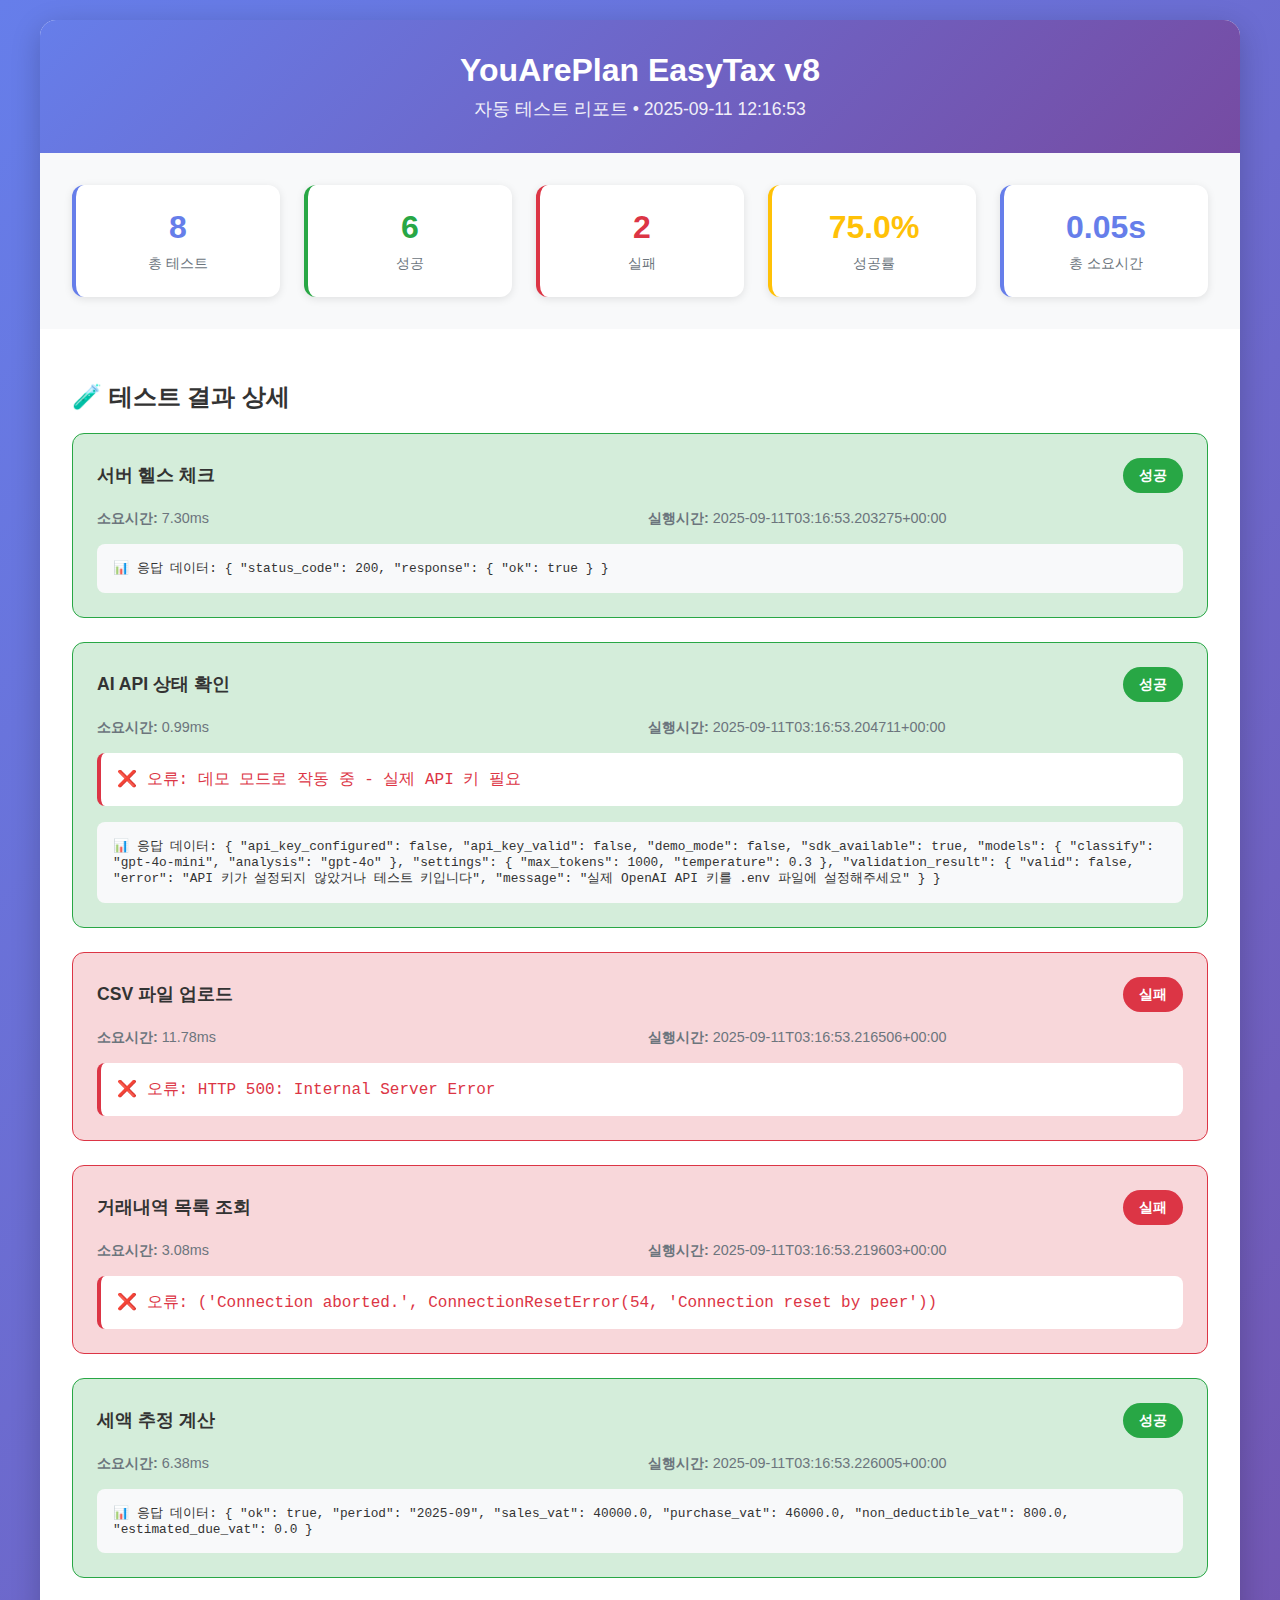
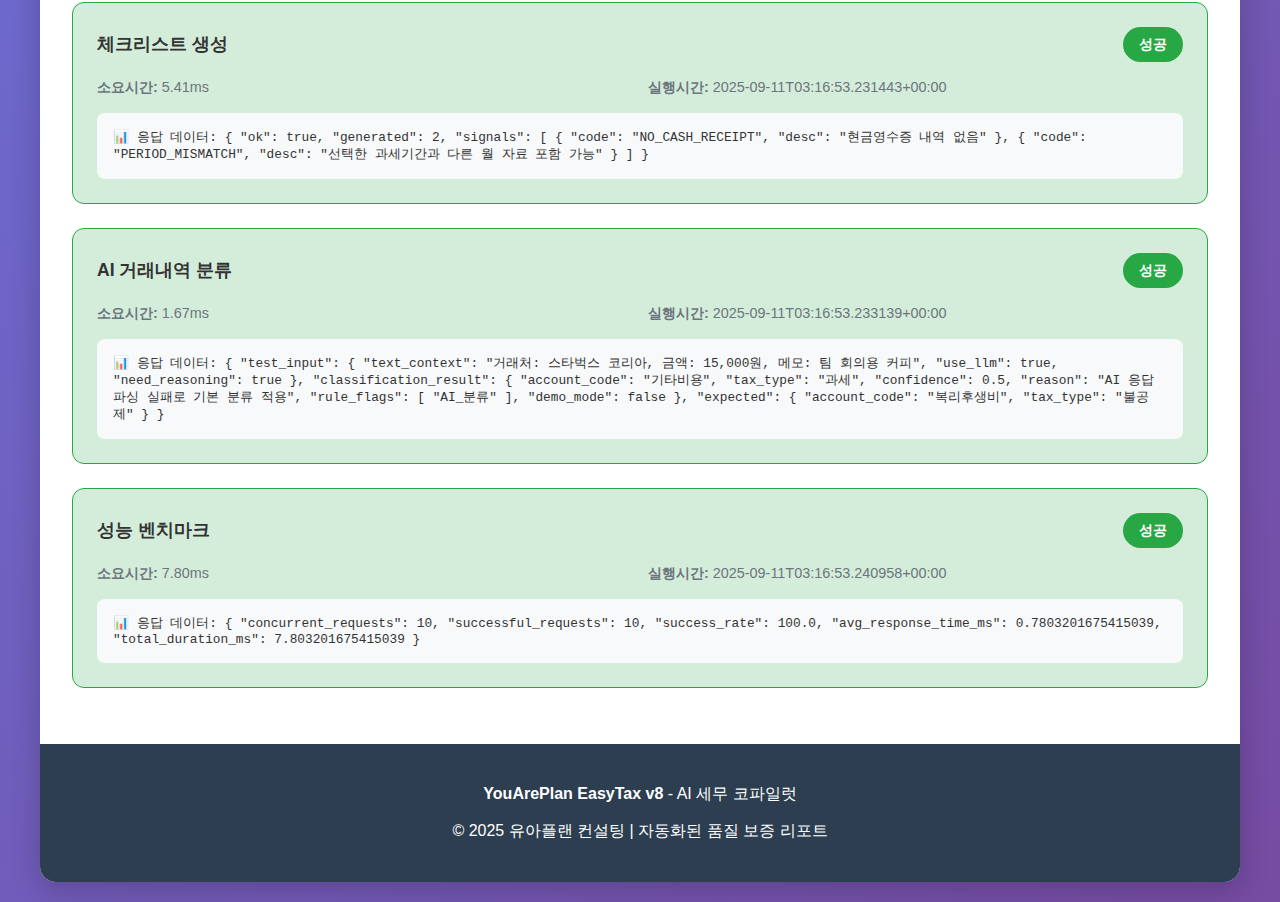
<file: final_release_bundle/latest_report.html>
<!DOCTYPE html>
<html lang="ko">
<head>
    <meta charset="UTF-8">
    <meta name="viewport" content="width=device-width, initial-scale=1.0">
    <title>YouArePlan EasyTax v8 - 자동 테스트 리포트</title>
    <style>
        body {
            font-family: 'Noto Sans KR', sans-serif;
            margin: 0;
            padding: 20px;
            background: linear-gradient(135deg, #667eea 0%, #764ba2 100%);
            color: #333;
            min-height: 100vh;
        }
        .container {
            max-width: 1200px;
            margin: 0 auto;
            background: white;
            border-radius: 16px;
            box-shadow: 0 8px 30px rgba(0,0,0,0.2);
            overflow: hidden;
        }
        .header {
            background: linear-gradient(135deg, #667eea, #764ba2);
            color: white;
            padding: 2rem;
            text-align: center;
        }
        .header h1 {
            margin: 0;
            font-size: 2rem;
            font-weight: 700;
        }
        .header .subtitle {
            margin-top: 0.5rem;
            opacity: 0.9;
            font-size: 1.1rem;
        }
        .stats {
            padding: 2rem;
            background: #f8f9fa;
            display: grid;
            grid-template-columns: repeat(auto-fit, minmax(200px, 1fr));
            gap: 1.5rem;
        }
        .stat-card {
            background: white;
            padding: 1.5rem;
            border-radius: 12px;
            text-align: center;
            box-shadow: 0 2px 8px rgba(0,0,0,0.1);
            border-left: 4px solid #667eea;
        }
        .stat-number {
            font-size: 2rem;
            font-weight: bold;
            color: #667eea;
            margin-bottom: 0.5rem;
        }
        .stat-label {
            color: #6c757d;
            font-size: 0.9rem;
        }
        .success { border-left-color: #28a745; }
        .success .stat-number { color: #28a745; }
        .failure { border-left-color: #dc3545; }  
        .failure .stat-number { color: #dc3545; }
        .warning { border-left-color: #ffc107; }
        .warning .stat-number { color: #ffc107; }
        .tests {
            padding: 2rem;
        }
        .test-item {
            margin-bottom: 1.5rem;
            padding: 1.5rem;
            border-radius: 12px;
            border: 1px solid #dee2e6;
            transition: all 0.3s ease;
        }
        .test-item:hover {
            box-shadow: 0 4px 12px rgba(0,0,0,0.1);
        }
        .test-pass {
            background: #d4edda;
            border-color: #28a745;
        }
        .test-fail {
            background: #f8d7da;
            border-color: #dc3545;
        }
        .test-skip {
            background: #fff3cd;
            border-color: #ffc107;
        }
        .test-header {
            display: flex;
            justify-content: space-between;
            align-items: center;
            margin-bottom: 1rem;
        }
        .test-name {
            font-weight: 600;
            font-size: 1.1rem;
        }
        .test-status {
            padding: 0.5rem 1rem;
            border-radius: 20px;
            font-weight: 600;
            font-size: 0.9rem;
        }
        .status-pass {
            background: #28a745;
            color: white;
        }
        .status-fail {
            background: #dc3545;
            color: white;
        }
        .status-skip {
            background: #ffc107;
            color: #212529;
        }
        .test-details {
            display: grid;
            grid-template-columns: 1fr 1fr;
            gap: 1rem;
            margin-top: 1rem;
            font-size: 0.9rem;
            color: #6c757d;
        }
        .error-message {
            background: #fff;
            padding: 1rem;
            border-radius: 8px;
            font-family: 'Courier New', monospace;
            color: #dc3545;
            margin-top: 1rem;
            white-space: pre-wrap;
            border-left: 4px solid #dc3545;
        }
        .response-data {
            background: #f8f9fa;
            padding: 1rem;
            border-radius: 8px;
            font-family: 'Courier New', monospace;
            margin-top: 1rem;
            font-size: 0.8rem;
            max-height: 300px;
            overflow-y: auto;
        }
        .footer {
            background: #2c3e50;
            color: white;
            padding: 1.5rem;
            text-align: center;
        }
        @media (max-width: 768px) {
            .stats {
                grid-template-columns: 1fr;
            }
            .test-details {
                grid-template-columns: 1fr;
            }
        }
    </style>
</head>
<body>
    <div class="container">
        <div class="header">
            <h1>YouArePlan EasyTax v8</h1>
            <div class="subtitle">자동 테스트 리포트 • 2025-09-11 12:16:53</div>
        </div>
        
        <div class="stats">
            <div class="stat-card">
                <div class="stat-number">8</div>
                <div class="stat-label">총 테스트</div>
            </div>
            <div class="stat-card success">
                <div class="stat-number">6</div>
                <div class="stat-label">성공</div>
            </div>
            <div class="stat-card failure">
                <div class="stat-number">2</div>
                <div class="stat-label">실패</div>
            </div>
            <div class="stat-card warning">
                <div class="stat-number">75.0%</div>
                <div class="stat-label">성공률</div>
            </div>
            <div class="stat-card">
                <div class="stat-number">0.05s</div>
                <div class="stat-label">총 소요시간</div>
            </div>
        </div>
        
        <div class="tests">
            <h2>🧪 테스트 결과 상세</h2>
        
            <div class="test-item test-pass">
                <div class="test-header">
                    <div class="test-name">서버 헬스 체크</div>
                    <div class="test-status status-pass">성공</div>
                </div>
                <div class="test-details">
                    <div><strong>소요시간:</strong> 7.30ms</div>
                    <div><strong>실행시간:</strong> 2025-09-11T03:16:53.203275+00:00</div>
                </div>
            <div class="response-data">📊 응답 데이터:
{
  "status_code": 200,
  "response": {
    "ok": true
  }
}</div></div>
            <div class="test-item test-pass">
                <div class="test-header">
                    <div class="test-name">AI API 상태 확인</div>
                    <div class="test-status status-pass">성공</div>
                </div>
                <div class="test-details">
                    <div><strong>소요시간:</strong> 0.99ms</div>
                    <div><strong>실행시간:</strong> 2025-09-11T03:16:53.204711+00:00</div>
                </div>
            <div class="error-message">❌ 오류: 데모 모드로 작동 중 - 실제 API 키 필요</div><div class="response-data">📊 응답 데이터:
{
  "api_key_configured": false,
  "api_key_valid": false,
  "demo_mode": false,
  "sdk_available": true,
  "models": {
    "classify": "gpt-4o-mini",
    "analysis": "gpt-4o"
  },
  "settings": {
    "max_tokens": 1000,
    "temperature": 0.3
  },
  "validation_result": {
    "valid": false,
    "error": "API 키가 설정되지 않았거나 테스트 키입니다",
    "message": "실제 OpenAI API 키를 .env 파일에 설정해주세요"
  }
}</div></div>
            <div class="test-item test-fail">
                <div class="test-header">
                    <div class="test-name">CSV 파일 업로드</div>
                    <div class="test-status status-fail">실패</div>
                </div>
                <div class="test-details">
                    <div><strong>소요시간:</strong> 11.78ms</div>
                    <div><strong>실행시간:</strong> 2025-09-11T03:16:53.216506+00:00</div>
                </div>
            <div class="error-message">❌ 오류: HTTP 500: Internal Server Error</div></div>
            <div class="test-item test-fail">
                <div class="test-header">
                    <div class="test-name">거래내역 목록 조회</div>
                    <div class="test-status status-fail">실패</div>
                </div>
                <div class="test-details">
                    <div><strong>소요시간:</strong> 3.08ms</div>
                    <div><strong>실행시간:</strong> 2025-09-11T03:16:53.219603+00:00</div>
                </div>
            <div class="error-message">❌ 오류: ('Connection aborted.', ConnectionResetError(54, 'Connection reset by peer'))</div></div>
            <div class="test-item test-pass">
                <div class="test-header">
                    <div class="test-name">세액 추정 계산</div>
                    <div class="test-status status-pass">성공</div>
                </div>
                <div class="test-details">
                    <div><strong>소요시간:</strong> 6.38ms</div>
                    <div><strong>실행시간:</strong> 2025-09-11T03:16:53.226005+00:00</div>
                </div>
            <div class="response-data">📊 응답 데이터:
{
  "ok": true,
  "period": "2025-09",
  "sales_vat": 40000.0,
  "purchase_vat": 46000.0,
  "non_deductible_vat": 800.0,
  "estimated_due_vat": 0.0
}</div></div>
            <div class="test-item test-pass">
                <div class="test-header">
                    <div class="test-name">체크리스트 생성</div>
                    <div class="test-status status-pass">성공</div>
                </div>
                <div class="test-details">
                    <div><strong>소요시간:</strong> 5.41ms</div>
                    <div><strong>실행시간:</strong> 2025-09-11T03:16:53.231443+00:00</div>
                </div>
            <div class="response-data">📊 응답 데이터:
{
  "ok": true,
  "generated": 2,
  "signals": [
    {
      "code": "NO_CASH_RECEIPT",
      "desc": "현금영수증 내역 없음"
    },
    {
      "code": "PERIOD_MISMATCH",
      "desc": "선택한 과세기간과 다른 월 자료 포함 가능"
    }
  ]
}</div></div>
            <div class="test-item test-pass">
                <div class="test-header">
                    <div class="test-name">AI 거래내역 분류</div>
                    <div class="test-status status-pass">성공</div>
                </div>
                <div class="test-details">
                    <div><strong>소요시간:</strong> 1.67ms</div>
                    <div><strong>실행시간:</strong> 2025-09-11T03:16:53.233139+00:00</div>
                </div>
            <div class="response-data">📊 응답 데이터:
{
  "test_input": {
    "text_context": "거래처: 스타벅스 코리아, 금액: 15,000원, 메모: 팀 회의용 커피",
    "use_llm": true,
    "need_reasoning": true
  },
  "classification_result": {
    "account_code": "기타비용",
    "tax_type": "과세",
    "confidence": 0.5,
    "reason": "AI 응답 파싱 실패로 기본 분류 적용",
    "rule_flags": [
      "AI_분류"
    ],
    "demo_mode": false
  },
  "expected": {
    "account_code": "복리후생비",
    "tax_type": "불공제"
  }
}</div></div>
            <div class="test-item test-pass">
                <div class="test-header">
                    <div class="test-name">성능 벤치마크</div>
                    <div class="test-status status-pass">성공</div>
                </div>
                <div class="test-details">
                    <div><strong>소요시간:</strong> 7.80ms</div>
                    <div><strong>실행시간:</strong> 2025-09-11T03:16:53.240958+00:00</div>
                </div>
            <div class="response-data">📊 응답 데이터:
{
  "concurrent_requests": 10,
  "successful_requests": 10,
  "success_rate": 100.0,
  "avg_response_time_ms": 0.7803201675415039,
  "total_duration_ms": 7.803201675415039
}</div></div>
        </div>
        
        <div class="footer">
            <p><strong>YouArePlan EasyTax v8</strong> - AI 세무 코파일럿</p>
            <p>© 2025 유아플랜 컨설팅 | 자동화된 품질 보증 리포트</p>
        </div>
    </div>
</body>
</html>
</file>
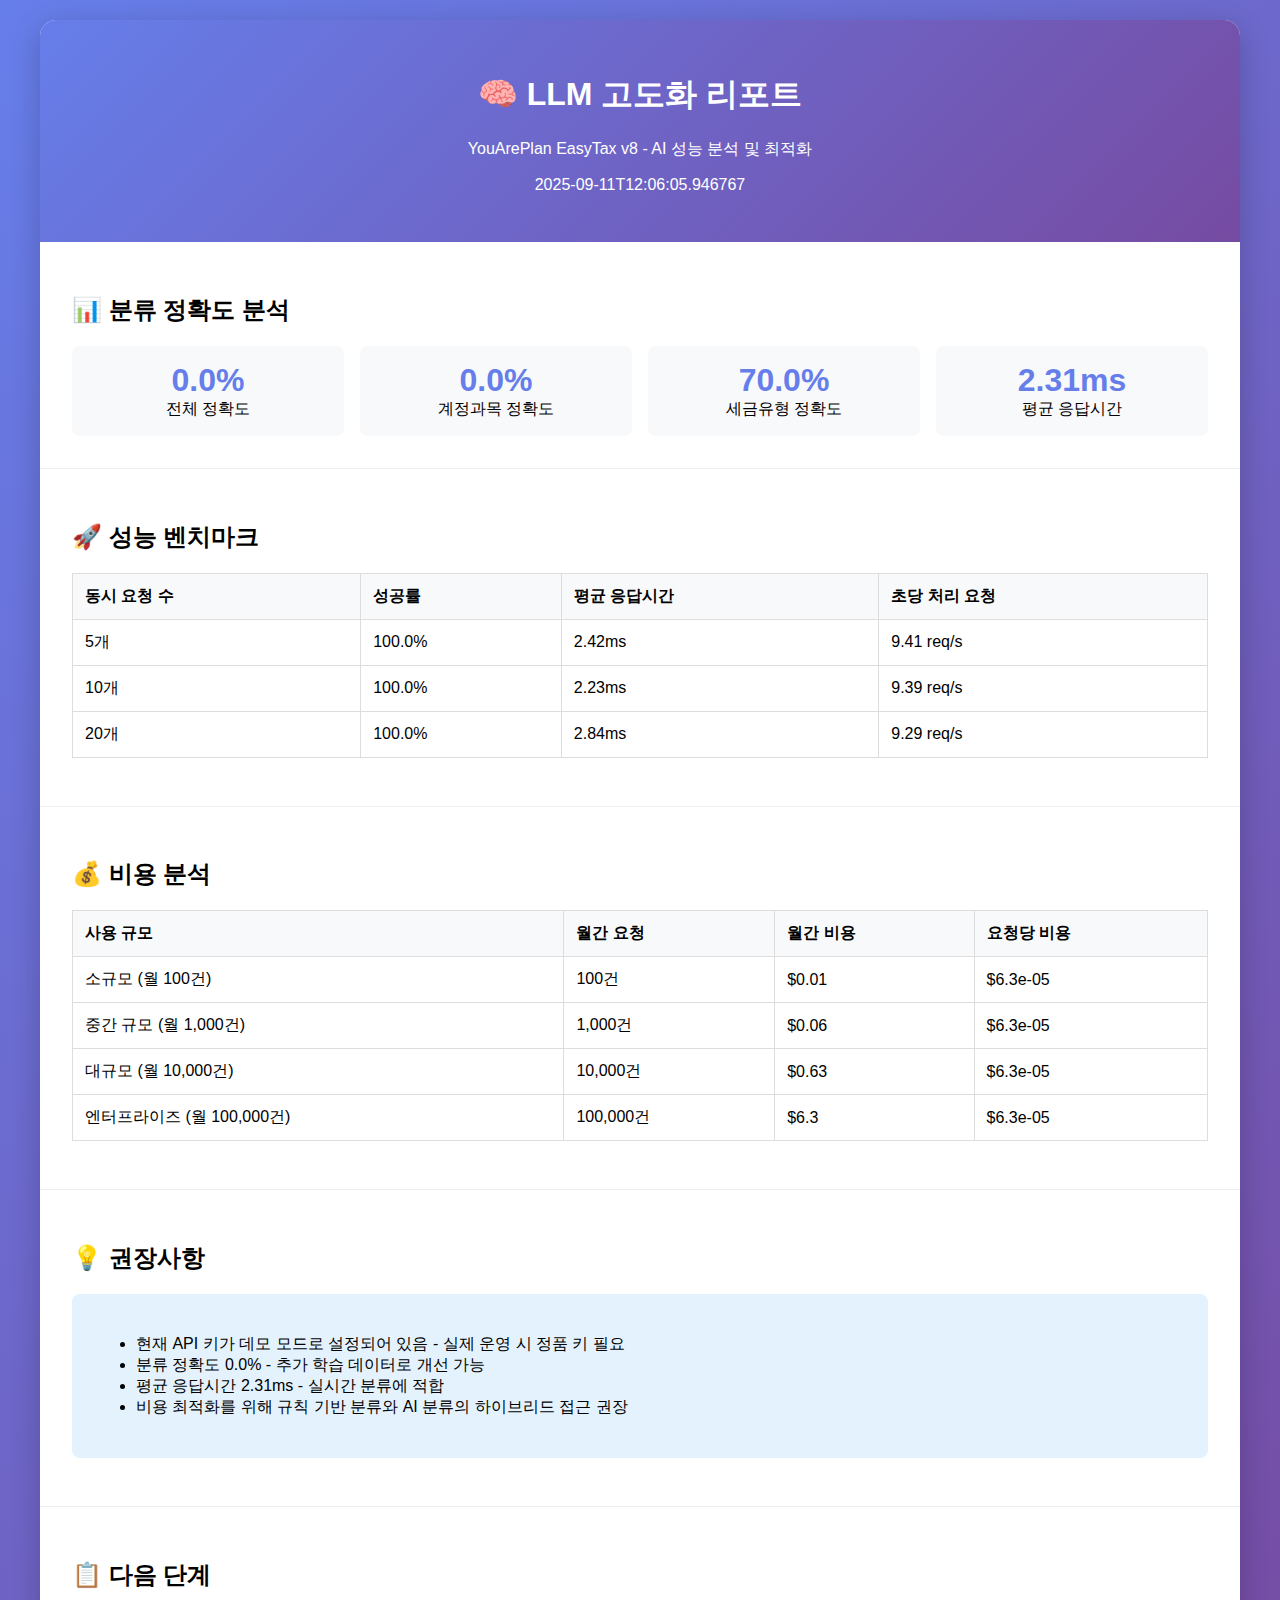
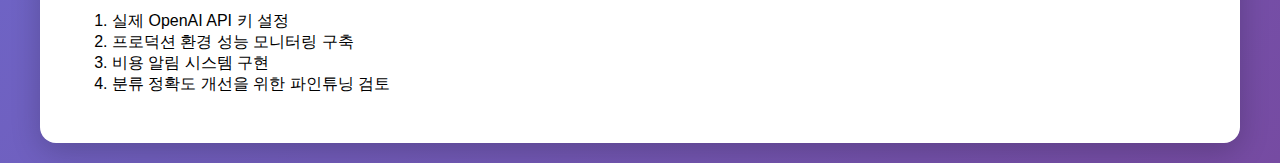
<file: final_release_bundle/llm_enhancement_report.html>
<!DOCTYPE html>
<html lang="ko">
<head>
    <meta charset="UTF-8">
    <meta name="viewport" content="width=device-width, initial-scale=1.0">
    <title>YouArePlan EasyTax v8 - LLM 고도화 리포트</title>
    <style>
        body { font-family: 'Noto Sans KR', sans-serif; margin: 0; padding: 20px; background: linear-gradient(135deg, #667eea 0%, #764ba2 100%); }
        .container { max-width: 1200px; margin: 0 auto; background: white; border-radius: 16px; box-shadow: 0 8px 30px rgba(0,0,0,0.2); overflow: hidden; }
        .header { background: linear-gradient(135deg, #667eea, #764ba2); color: white; padding: 2rem; text-align: center; }
        .section { padding: 2rem; border-bottom: 1px solid #eee; }
        .accuracy-grid { display: grid; grid-template-columns: repeat(auto-fit, minmax(200px, 1fr)); gap: 1rem; }
        .stat-card { background: #f8f9fa; padding: 1rem; border-radius: 8px; text-align: center; }
        .stat-number { font-size: 2rem; font-weight: bold; color: #667eea; }
        .recommendations { background: #e3f2fd; padding: 1.5rem; border-radius: 8px; margin: 1rem 0; }
        .performance-table { width: 100%; border-collapse: collapse; margin: 1rem 0; }
        .performance-table th, .performance-table td { padding: 0.75rem; border: 1px solid #ddd; text-align: left; }
        .performance-table th { background: #f8f9fa; }
    </style>
</head>
<body>
    <div class="container">
        <div class="header">
            <h1>🧠 LLM 고도화 리포트</h1>
            <p>YouArePlan EasyTax v8 - AI 성능 분석 및 최적화</p>
            <p>2025-09-11T12:06:05.946767</p>
        </div>
        
        <div class="section">
            <h2>📊 분류 정확도 분석</h2>
            <div class="accuracy-grid">
                <div class="stat-card">
                    <div class="stat-number">0.0%</div>
                    <div>전체 정확도</div>
                </div>
                <div class="stat-card">
                    <div class="stat-number">0.0%</div>
                    <div>계정과목 정확도</div>
                </div>
                <div class="stat-card">
                    <div class="stat-number">70.0%</div>
                    <div>세금유형 정확도</div>
                </div>
                <div class="stat-card">
                    <div class="stat-number">2.31ms</div>
                    <div>평균 응답시간</div>
                </div>
            </div>
        </div>
        
        <div class="section">
            <h2>🚀 성능 벤치마크</h2>
            <table class="performance-table">
                <thead>
                    <tr><th>동시 요청 수</th><th>성공률</th><th>평균 응답시간</th><th>초당 처리 요청</th></tr>
                </thead>
                <tbody>
    
                    <tr>
                        <td>5개</td>
                        <td>100.0%</td>
                        <td>2.42ms</td>
                        <td>9.41 req/s</td>
                    </tr>
                    <tr>
                        <td>10개</td>
                        <td>100.0%</td>
                        <td>2.23ms</td>
                        <td>9.39 req/s</td>
                    </tr>
                    <tr>
                        <td>20개</td>
                        <td>100.0%</td>
                        <td>2.84ms</td>
                        <td>9.29 req/s</td>
                    </tr>
                </tbody>
            </table>
        </div>
        
        <div class="section">
            <h2>💰 비용 분석</h2>
            <table class="performance-table">
                <thead>
                    <tr><th>사용 규모</th><th>월간 요청</th><th>월간 비용</th><th>요청당 비용</th></tr>
                </thead>
                <tbody>
    
                    <tr>
                        <td>소규모 (월 100건)</td>
                        <td>100건</td>
                        <td>$0.01</td>
                        <td>$6.3e-05</td>
                    </tr>
                    <tr>
                        <td>중간 규모 (월 1,000건)</td>
                        <td>1,000건</td>
                        <td>$0.06</td>
                        <td>$6.3e-05</td>
                    </tr>
                    <tr>
                        <td>대규모 (월 10,000건)</td>
                        <td>10,000건</td>
                        <td>$0.63</td>
                        <td>$6.3e-05</td>
                    </tr>
                    <tr>
                        <td>엔터프라이즈 (월 100,000건)</td>
                        <td>100,000건</td>
                        <td>$6.3</td>
                        <td>$6.3e-05</td>
                    </tr>
                </tbody>
            </table>
        </div>
        
        <div class="section">
            <h2>💡 권장사항</h2>
            <div class="recommendations">
                <ul>
    <li>현재 API 키가 데모 모드로 설정되어 있음 - 실제 운영 시 정품 키 필요</li><li>분류 정확도 0.0% - 추가 학습 데이터로 개선 가능</li><li>평균 응답시간 2.31ms - 실시간 분류에 적합</li><li>비용 최적화를 위해 규칙 기반 분류와 AI 분류의 하이브리드 접근 권장</li>
                </ul>
            </div>
        </div>
        
        <div class="section" style="border-bottom: none;">
            <h2>📋 다음 단계</h2>
            <ol>
    <li>실제 OpenAI API 키 설정</li><li>프로덕션 환경 성능 모니터링 구축</li><li>비용 알림 시스템 구현</li><li>분류 정확도 개선을 위한 파인튜닝 검토</li>
            </ol>
        </div>
    </div>
</body>
</html>
</file>
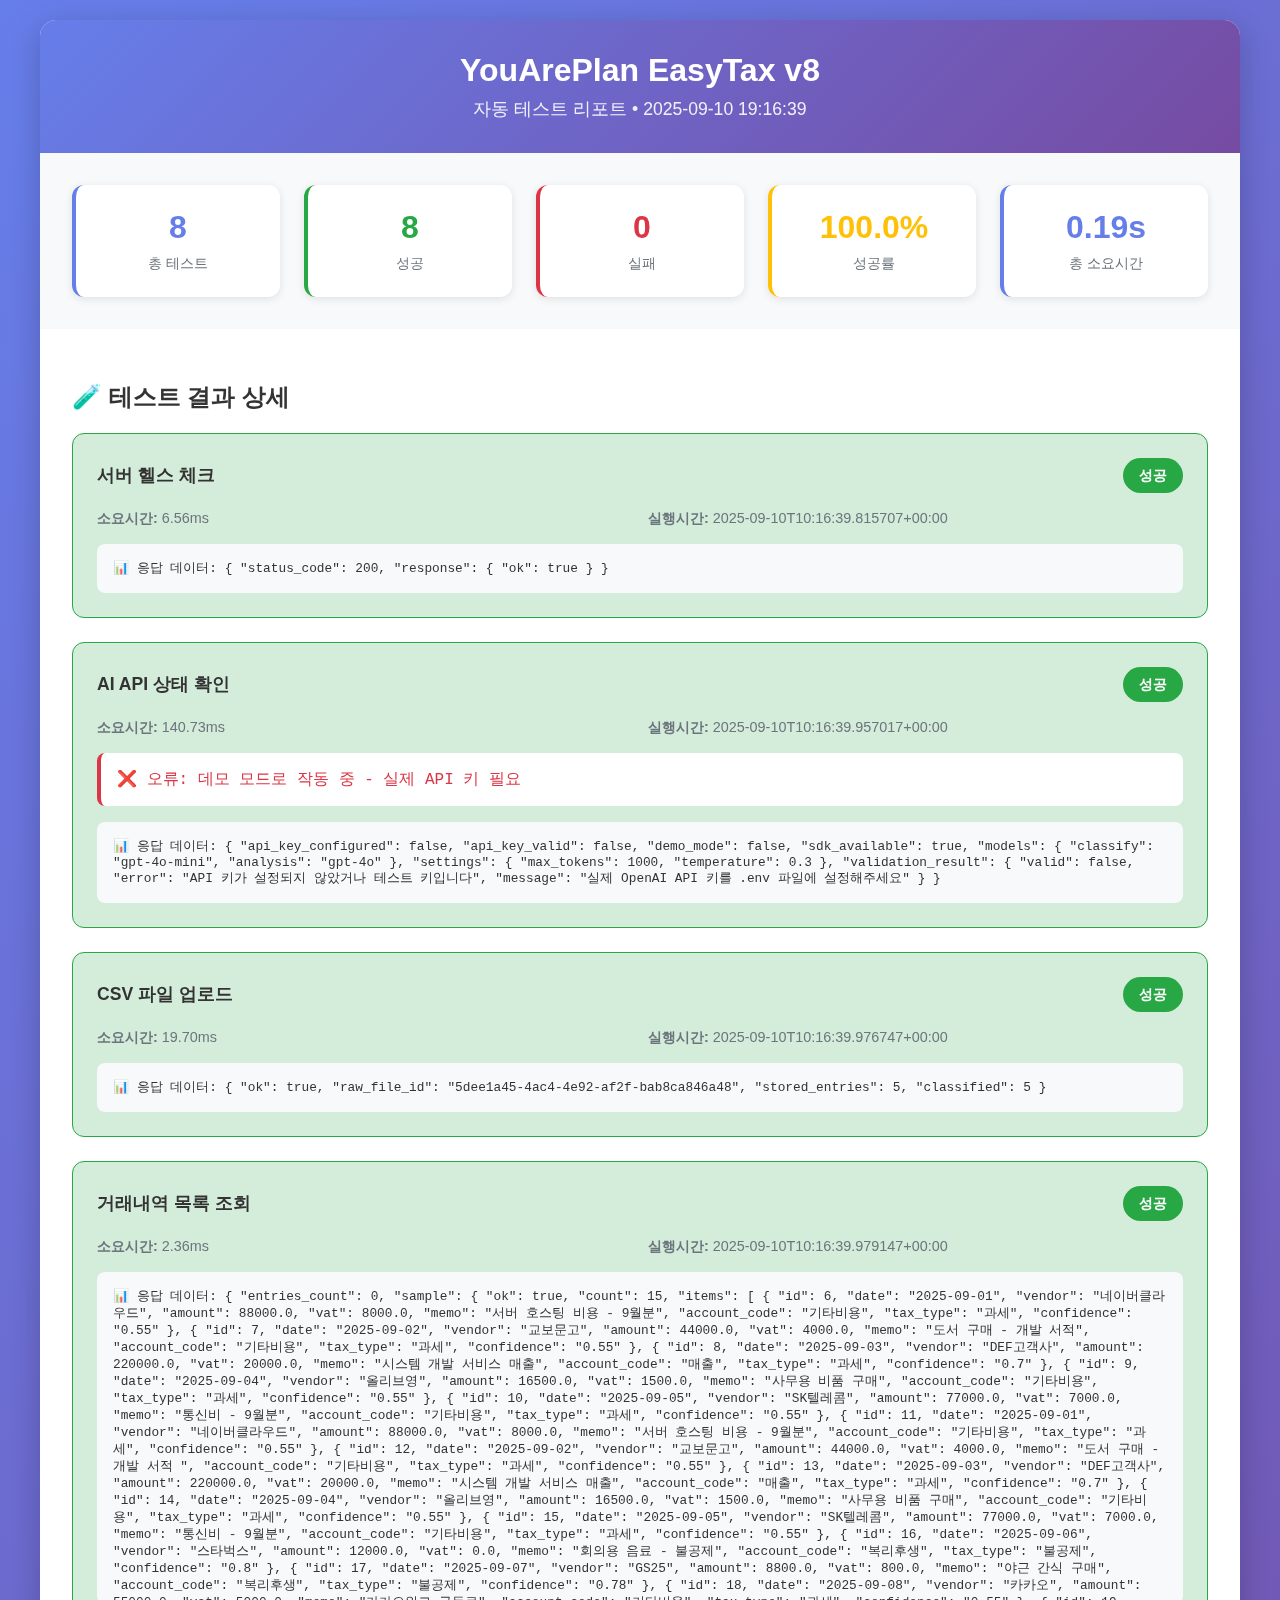
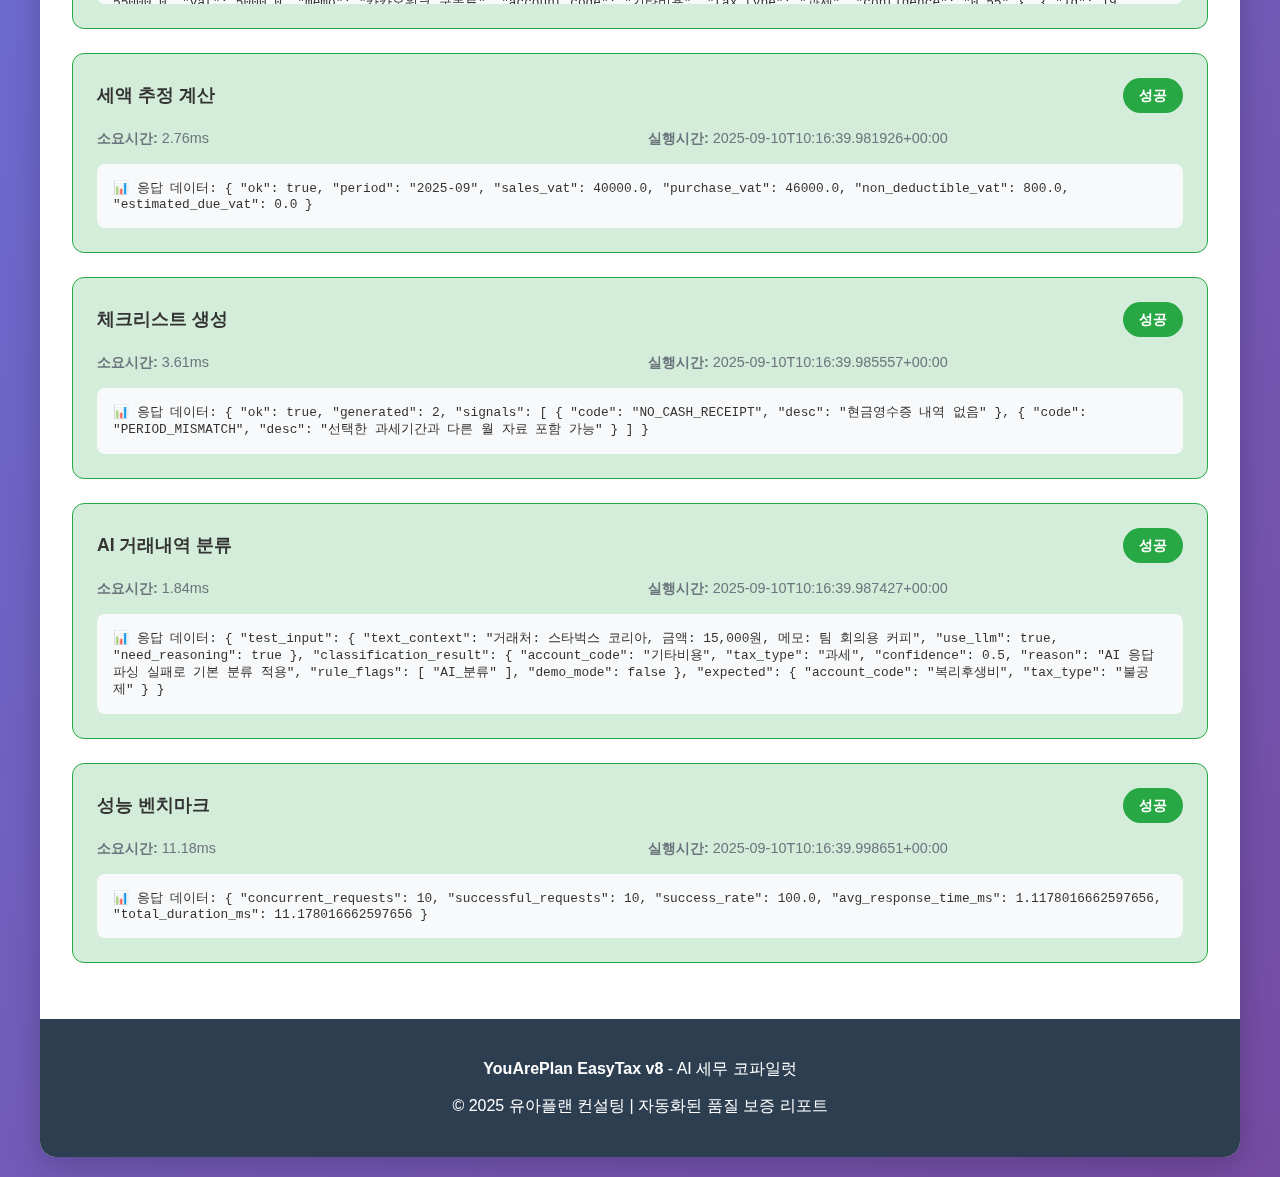
<file: reports/test_report_20250910_191639.html>
<!DOCTYPE html>
<html lang="ko">
<head>
    <meta charset="UTF-8">
    <meta name="viewport" content="width=device-width, initial-scale=1.0">
    <title>YouArePlan EasyTax v8 - 자동 테스트 리포트</title>
    <style>
        body {
            font-family: 'Noto Sans KR', sans-serif;
            margin: 0;
            padding: 20px;
            background: linear-gradient(135deg, #667eea 0%, #764ba2 100%);
            color: #333;
            min-height: 100vh;
        }
        .container {
            max-width: 1200px;
            margin: 0 auto;
            background: white;
            border-radius: 16px;
            box-shadow: 0 8px 30px rgba(0,0,0,0.2);
            overflow: hidden;
        }
        .header {
            background: linear-gradient(135deg, #667eea, #764ba2);
            color: white;
            padding: 2rem;
            text-align: center;
        }
        .header h1 {
            margin: 0;
            font-size: 2rem;
            font-weight: 700;
        }
        .header .subtitle {
            margin-top: 0.5rem;
            opacity: 0.9;
            font-size: 1.1rem;
        }
        .stats {
            padding: 2rem;
            background: #f8f9fa;
            display: grid;
            grid-template-columns: repeat(auto-fit, minmax(200px, 1fr));
            gap: 1.5rem;
        }
        .stat-card {
            background: white;
            padding: 1.5rem;
            border-radius: 12px;
            text-align: center;
            box-shadow: 0 2px 8px rgba(0,0,0,0.1);
            border-left: 4px solid #667eea;
        }
        .stat-number {
            font-size: 2rem;
            font-weight: bold;
            color: #667eea;
            margin-bottom: 0.5rem;
        }
        .stat-label {
            color: #6c757d;
            font-size: 0.9rem;
        }
        .success { border-left-color: #28a745; }
        .success .stat-number { color: #28a745; }
        .failure { border-left-color: #dc3545; }  
        .failure .stat-number { color: #dc3545; }
        .warning { border-left-color: #ffc107; }
        .warning .stat-number { color: #ffc107; }
        .tests {
            padding: 2rem;
        }
        .test-item {
            margin-bottom: 1.5rem;
            padding: 1.5rem;
            border-radius: 12px;
            border: 1px solid #dee2e6;
            transition: all 0.3s ease;
        }
        .test-item:hover {
            box-shadow: 0 4px 12px rgba(0,0,0,0.1);
        }
        .test-pass {
            background: #d4edda;
            border-color: #28a745;
        }
        .test-fail {
            background: #f8d7da;
            border-color: #dc3545;
        }
        .test-skip {
            background: #fff3cd;
            border-color: #ffc107;
        }
        .test-header {
            display: flex;
            justify-content: space-between;
            align-items: center;
            margin-bottom: 1rem;
        }
        .test-name {
            font-weight: 600;
            font-size: 1.1rem;
        }
        .test-status {
            padding: 0.5rem 1rem;
            border-radius: 20px;
            font-weight: 600;
            font-size: 0.9rem;
        }
        .status-pass {
            background: #28a745;
            color: white;
        }
        .status-fail {
            background: #dc3545;
            color: white;
        }
        .status-skip {
            background: #ffc107;
            color: #212529;
        }
        .test-details {
            display: grid;
            grid-template-columns: 1fr 1fr;
            gap: 1rem;
            margin-top: 1rem;
            font-size: 0.9rem;
            color: #6c757d;
        }
        .error-message {
            background: #fff;
            padding: 1rem;
            border-radius: 8px;
            font-family: 'Courier New', monospace;
            color: #dc3545;
            margin-top: 1rem;
            white-space: pre-wrap;
            border-left: 4px solid #dc3545;
        }
        .response-data {
            background: #f8f9fa;
            padding: 1rem;
            border-radius: 8px;
            font-family: 'Courier New', monospace;
            margin-top: 1rem;
            font-size: 0.8rem;
            max-height: 300px;
            overflow-y: auto;
        }
        .footer {
            background: #2c3e50;
            color: white;
            padding: 1.5rem;
            text-align: center;
        }
        @media (max-width: 768px) {
            .stats {
                grid-template-columns: 1fr;
            }
            .test-details {
                grid-template-columns: 1fr;
            }
        }
    </style>
</head>
<body>
    <div class="container">
        <div class="header">
            <h1>YouArePlan EasyTax v8</h1>
            <div class="subtitle">자동 테스트 리포트 • 2025-09-10 19:16:39</div>
        </div>
        
        <div class="stats">
            <div class="stat-card">
                <div class="stat-number">8</div>
                <div class="stat-label">총 테스트</div>
            </div>
            <div class="stat-card success">
                <div class="stat-number">8</div>
                <div class="stat-label">성공</div>
            </div>
            <div class="stat-card failure">
                <div class="stat-number">0</div>
                <div class="stat-label">실패</div>
            </div>
            <div class="stat-card warning">
                <div class="stat-number">100.0%</div>
                <div class="stat-label">성공률</div>
            </div>
            <div class="stat-card">
                <div class="stat-number">0.19s</div>
                <div class="stat-label">총 소요시간</div>
            </div>
        </div>
        
        <div class="tests">
            <h2>🧪 테스트 결과 상세</h2>
        
            <div class="test-item test-pass">
                <div class="test-header">
                    <div class="test-name">서버 헬스 체크</div>
                    <div class="test-status status-pass">성공</div>
                </div>
                <div class="test-details">
                    <div><strong>소요시간:</strong> 6.56ms</div>
                    <div><strong>실행시간:</strong> 2025-09-10T10:16:39.815707+00:00</div>
                </div>
            <div class="response-data">📊 응답 데이터:
{
  "status_code": 200,
  "response": {
    "ok": true
  }
}</div></div>
            <div class="test-item test-pass">
                <div class="test-header">
                    <div class="test-name">AI API 상태 확인</div>
                    <div class="test-status status-pass">성공</div>
                </div>
                <div class="test-details">
                    <div><strong>소요시간:</strong> 140.73ms</div>
                    <div><strong>실행시간:</strong> 2025-09-10T10:16:39.957017+00:00</div>
                </div>
            <div class="error-message">❌ 오류: 데모 모드로 작동 중 - 실제 API 키 필요</div><div class="response-data">📊 응답 데이터:
{
  "api_key_configured": false,
  "api_key_valid": false,
  "demo_mode": false,
  "sdk_available": true,
  "models": {
    "classify": "gpt-4o-mini",
    "analysis": "gpt-4o"
  },
  "settings": {
    "max_tokens": 1000,
    "temperature": 0.3
  },
  "validation_result": {
    "valid": false,
    "error": "API 키가 설정되지 않았거나 테스트 키입니다",
    "message": "실제 OpenAI API 키를 .env 파일에 설정해주세요"
  }
}</div></div>
            <div class="test-item test-pass">
                <div class="test-header">
                    <div class="test-name">CSV 파일 업로드</div>
                    <div class="test-status status-pass">성공</div>
                </div>
                <div class="test-details">
                    <div><strong>소요시간:</strong> 19.70ms</div>
                    <div><strong>실행시간:</strong> 2025-09-10T10:16:39.976747+00:00</div>
                </div>
            <div class="response-data">📊 응답 데이터:
{
  "ok": true,
  "raw_file_id": "5dee1a45-4ac4-4e92-af2f-bab8ca846a48",
  "stored_entries": 5,
  "classified": 5
}</div></div>
            <div class="test-item test-pass">
                <div class="test-header">
                    <div class="test-name">거래내역 목록 조회</div>
                    <div class="test-status status-pass">성공</div>
                </div>
                <div class="test-details">
                    <div><strong>소요시간:</strong> 2.36ms</div>
                    <div><strong>실행시간:</strong> 2025-09-10T10:16:39.979147+00:00</div>
                </div>
            <div class="response-data">📊 응답 데이터:
{
  "entries_count": 0,
  "sample": {
    "ok": true,
    "count": 15,
    "items": [
      {
        "id": 6,
        "date": "2025-09-01",
        "vendor": "네이버클라우드",
        "amount": 88000.0,
        "vat": 8000.0,
        "memo": "서버 호스팅 비용 - 9월분",
        "account_code": "기타비용",
        "tax_type": "과세",
        "confidence": "0.55"
      },
      {
        "id": 7,
        "date": "2025-09-02",
        "vendor": "교보문고",
        "amount": 44000.0,
        "vat": 4000.0,
        "memo": "도서 구매 - 개발 서적",
        "account_code": "기타비용",
        "tax_type": "과세",
        "confidence": "0.55"
      },
      {
        "id": 8,
        "date": "2025-09-03",
        "vendor": "DEF고객사",
        "amount": 220000.0,
        "vat": 20000.0,
        "memo": "시스템 개발 서비스 매출",
        "account_code": "매출",
        "tax_type": "과세",
        "confidence": "0.7"
      },
      {
        "id": 9,
        "date": "2025-09-04",
        "vendor": "올리브영",
        "amount": 16500.0,
        "vat": 1500.0,
        "memo": "사무용 비품 구매",
        "account_code": "기타비용",
        "tax_type": "과세",
        "confidence": "0.55"
      },
      {
        "id": 10,
        "date": "2025-09-05",
        "vendor": "SK텔레콤",
        "amount": 77000.0,
        "vat": 7000.0,
        "memo": "통신비 - 9월분",
        "account_code": "기타비용",
        "tax_type": "과세",
        "confidence": "0.55"
      },
      {
        "id": 11,
        "date": "2025-09-01",
        "vendor": "네이버클라우드",
        "amount": 88000.0,
        "vat": 8000.0,
        "memo": "서버 호스팅 비용 - 9월분",
        "account_code": "기타비용",
        "tax_type": "과세",
        "confidence": "0.55"
      },
      {
        "id": 12,
        "date": "2025-09-02",
        "vendor": "교보문고",
        "amount": 44000.0,
        "vat": 4000.0,
        "memo": "도서 구매 - 개발 서적  ",
        "account_code": "기타비용",
        "tax_type": "과세",
        "confidence": "0.55"
      },
      {
        "id": 13,
        "date": "2025-09-03",
        "vendor": "DEF고객사",
        "amount": 220000.0,
        "vat": 20000.0,
        "memo": "시스템 개발 서비스 매출",
        "account_code": "매출",
        "tax_type": "과세",
        "confidence": "0.7"
      },
      {
        "id": 14,
        "date": "2025-09-04",
        "vendor": "올리브영",
        "amount": 16500.0,
        "vat": 1500.0,
        "memo": "사무용 비품 구매",
        "account_code": "기타비용",
        "tax_type": "과세",
        "confidence": "0.55"
      },
      {
        "id": 15,
        "date": "2025-09-05",
        "vendor": "SK텔레콤",
        "amount": 77000.0,
        "vat": 7000.0,
        "memo": "통신비 - 9월분",
        "account_code": "기타비용",
        "tax_type": "과세",
        "confidence": "0.55"
      },
      {
        "id": 16,
        "date": "2025-09-06",
        "vendor": "스타벅스",
        "amount": 12000.0,
        "vat": 0.0,
        "memo": "회의용 음료 - 불공제",
        "account_code": "복리후생",
        "tax_type": "불공제",
        "confidence": "0.8"
      },
      {
        "id": 17,
        "date": "2025-09-07",
        "vendor": "GS25",
        "amount": 8800.0,
        "vat": 800.0,
        "memo": "야근 간식 구매",
        "account_code": "복리후생",
        "tax_type": "불공제",
        "confidence": "0.78"
      },
      {
        "id": 18,
        "date": "2025-09-08",
        "vendor": "카카오",
        "amount": 55000.0,
        "vat": 5000.0,
        "memo": "카카오워크 구독료",
        "account_code": "기타비용",
        "tax_type": "과세",
        "confidence": "0.55"
      },
      {
        "id": 19,
        "date": "2025-09-09",
        "vendor": "GitHub",
        "amount": 15000.0,
        "vat": 0.0,
        "memo": "GitHub Pro 구독 - 개발도구",
        "account_code": "기타비용",
        "tax_type": "과세",
        "confidence": "0.55"
      },
      {
        "id": 20,
        "date": "2025-09-10",
        "vendor": "우버이츠",
        "amount": 25000.0,
        "vat": 0.0,
        "memo": "야근 식사 - 복리후생비",
        "account_code": "복리후생",
        "tax_type": "불공제",
        "confidence": "0.78"
      }
    ]
  }
}</div></div>
            <div class="test-item test-pass">
                <div class="test-header">
                    <div class="test-name">세액 추정 계산</div>
                    <div class="test-status status-pass">성공</div>
                </div>
                <div class="test-details">
                    <div><strong>소요시간:</strong> 2.76ms</div>
                    <div><strong>실행시간:</strong> 2025-09-10T10:16:39.981926+00:00</div>
                </div>
            <div class="response-data">📊 응답 데이터:
{
  "ok": true,
  "period": "2025-09",
  "sales_vat": 40000.0,
  "purchase_vat": 46000.0,
  "non_deductible_vat": 800.0,
  "estimated_due_vat": 0.0
}</div></div>
            <div class="test-item test-pass">
                <div class="test-header">
                    <div class="test-name">체크리스트 생성</div>
                    <div class="test-status status-pass">성공</div>
                </div>
                <div class="test-details">
                    <div><strong>소요시간:</strong> 3.61ms</div>
                    <div><strong>실행시간:</strong> 2025-09-10T10:16:39.985557+00:00</div>
                </div>
            <div class="response-data">📊 응답 데이터:
{
  "ok": true,
  "generated": 2,
  "signals": [
    {
      "code": "NO_CASH_RECEIPT",
      "desc": "현금영수증 내역 없음"
    },
    {
      "code": "PERIOD_MISMATCH",
      "desc": "선택한 과세기간과 다른 월 자료 포함 가능"
    }
  ]
}</div></div>
            <div class="test-item test-pass">
                <div class="test-header">
                    <div class="test-name">AI 거래내역 분류</div>
                    <div class="test-status status-pass">성공</div>
                </div>
                <div class="test-details">
                    <div><strong>소요시간:</strong> 1.84ms</div>
                    <div><strong>실행시간:</strong> 2025-09-10T10:16:39.987427+00:00</div>
                </div>
            <div class="response-data">📊 응답 데이터:
{
  "test_input": {
    "text_context": "거래처: 스타벅스 코리아, 금액: 15,000원, 메모: 팀 회의용 커피",
    "use_llm": true,
    "need_reasoning": true
  },
  "classification_result": {
    "account_code": "기타비용",
    "tax_type": "과세",
    "confidence": 0.5,
    "reason": "AI 응답 파싱 실패로 기본 분류 적용",
    "rule_flags": [
      "AI_분류"
    ],
    "demo_mode": false
  },
  "expected": {
    "account_code": "복리후생비",
    "tax_type": "불공제"
  }
}</div></div>
            <div class="test-item test-pass">
                <div class="test-header">
                    <div class="test-name">성능 벤치마크</div>
                    <div class="test-status status-pass">성공</div>
                </div>
                <div class="test-details">
                    <div><strong>소요시간:</strong> 11.18ms</div>
                    <div><strong>실행시간:</strong> 2025-09-10T10:16:39.998651+00:00</div>
                </div>
            <div class="response-data">📊 응답 데이터:
{
  "concurrent_requests": 10,
  "successful_requests": 10,
  "success_rate": 100.0,
  "avg_response_time_ms": 1.1178016662597656,
  "total_duration_ms": 11.178016662597656
}</div></div>
        </div>
        
        <div class="footer">
            <p><strong>YouArePlan EasyTax v8</strong> - AI 세무 코파일럿</p>
            <p>© 2025 유아플랜 컨설팅 | 자동화된 품질 보증 리포트</p>
        </div>
    </div>
</body>
</html>
</file>
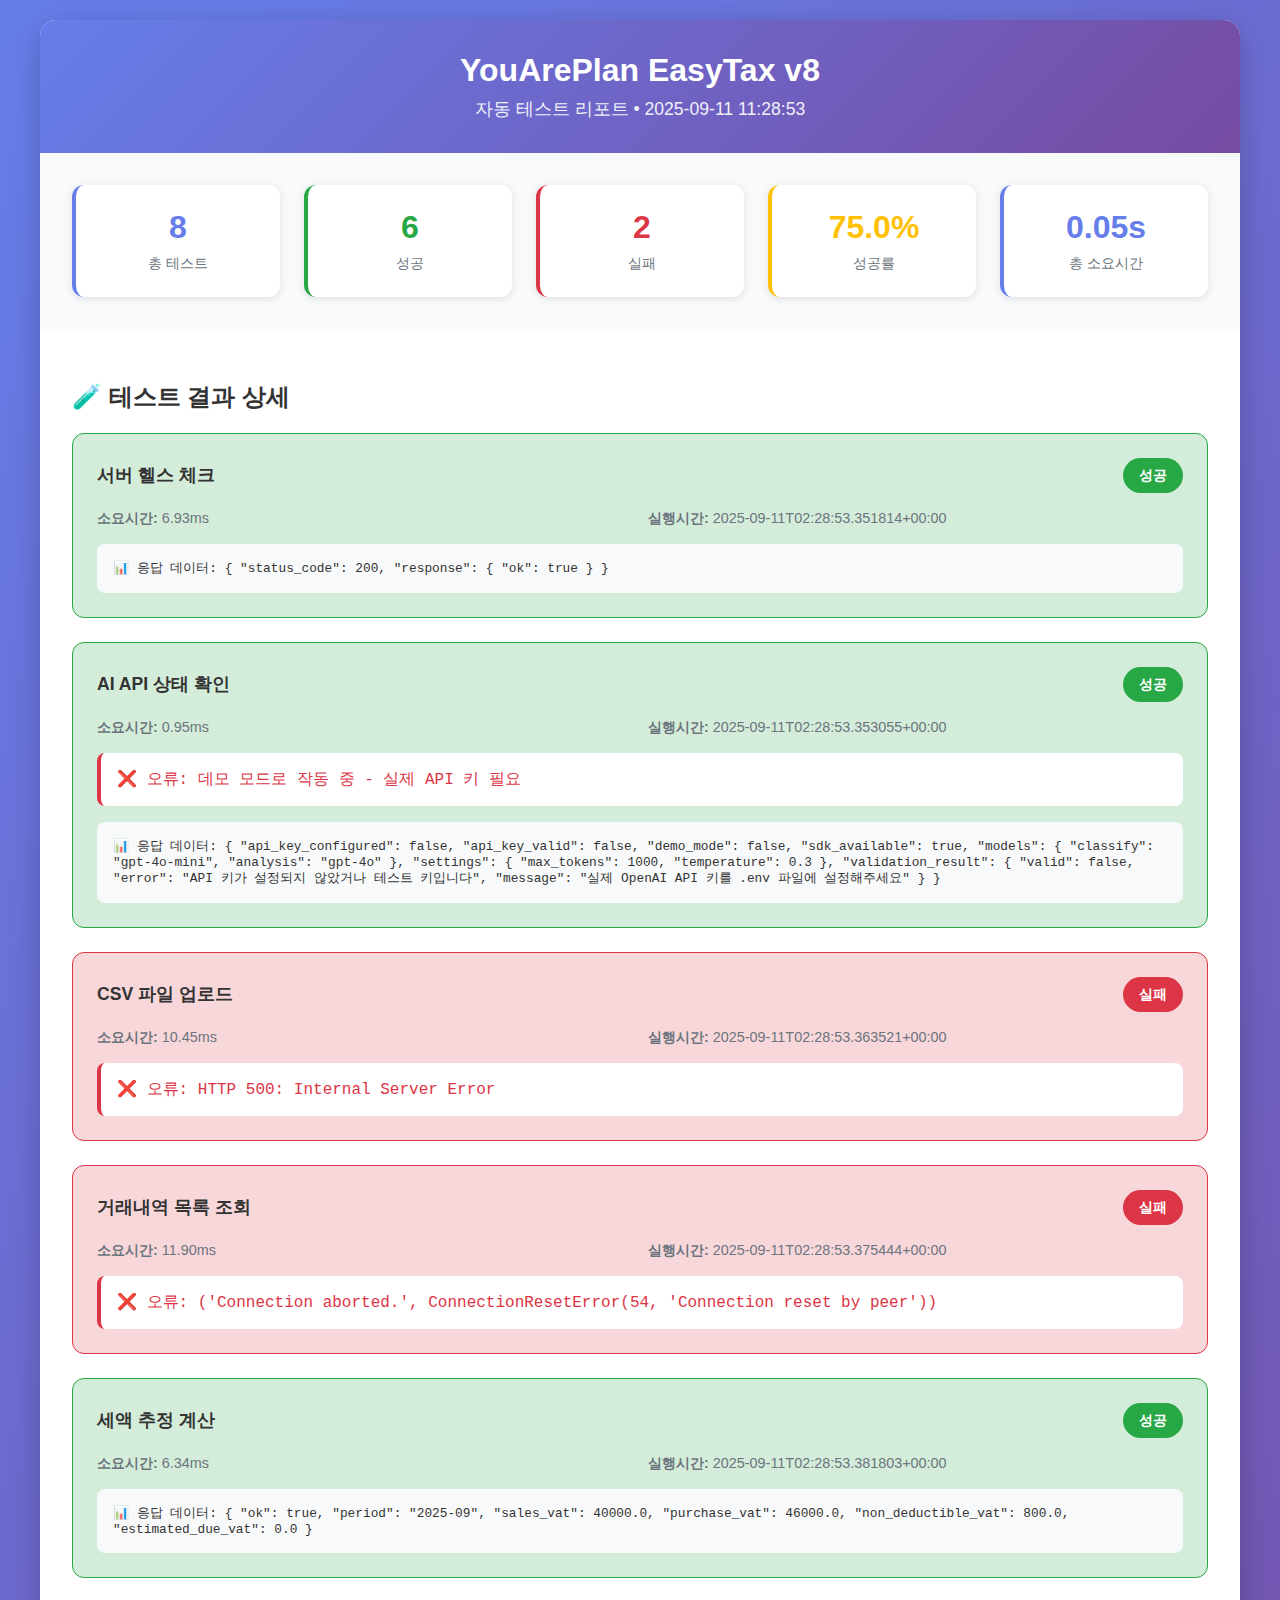
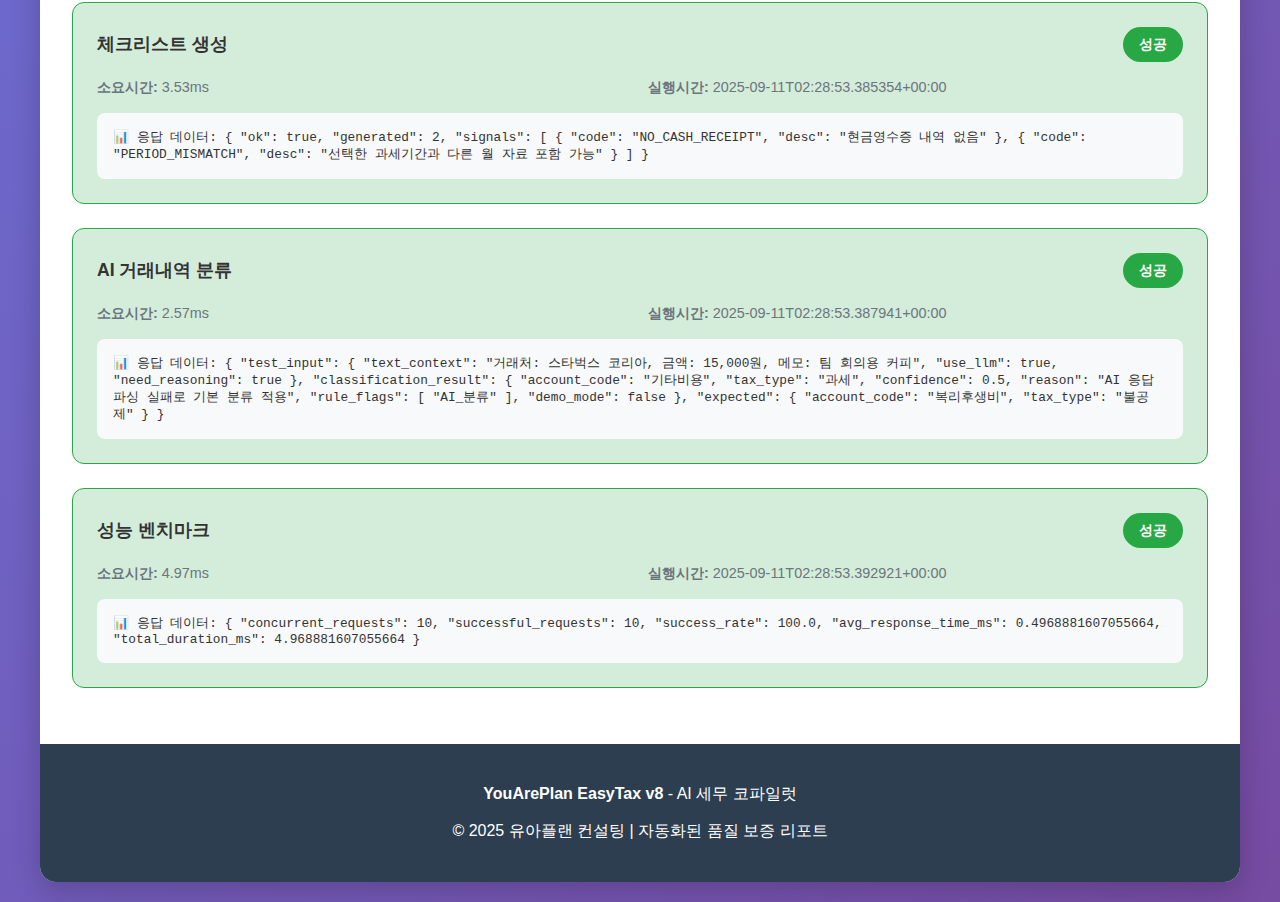
<file: reports/test_report_20250911_112853.html>
<!DOCTYPE html>
<html lang="ko">
<head>
    <meta charset="UTF-8">
    <meta name="viewport" content="width=device-width, initial-scale=1.0">
    <title>YouArePlan EasyTax v8 - 자동 테스트 리포트</title>
    <style>
        body {
            font-family: 'Noto Sans KR', sans-serif;
            margin: 0;
            padding: 20px;
            background: linear-gradient(135deg, #667eea 0%, #764ba2 100%);
            color: #333;
            min-height: 100vh;
        }
        .container {
            max-width: 1200px;
            margin: 0 auto;
            background: white;
            border-radius: 16px;
            box-shadow: 0 8px 30px rgba(0,0,0,0.2);
            overflow: hidden;
        }
        .header {
            background: linear-gradient(135deg, #667eea, #764ba2);
            color: white;
            padding: 2rem;
            text-align: center;
        }
        .header h1 {
            margin: 0;
            font-size: 2rem;
            font-weight: 700;
        }
        .header .subtitle {
            margin-top: 0.5rem;
            opacity: 0.9;
            font-size: 1.1rem;
        }
        .stats {
            padding: 2rem;
            background: #f8f9fa;
            display: grid;
            grid-template-columns: repeat(auto-fit, minmax(200px, 1fr));
            gap: 1.5rem;
        }
        .stat-card {
            background: white;
            padding: 1.5rem;
            border-radius: 12px;
            text-align: center;
            box-shadow: 0 2px 8px rgba(0,0,0,0.1);
            border-left: 4px solid #667eea;
        }
        .stat-number {
            font-size: 2rem;
            font-weight: bold;
            color: #667eea;
            margin-bottom: 0.5rem;
        }
        .stat-label {
            color: #6c757d;
            font-size: 0.9rem;
        }
        .success { border-left-color: #28a745; }
        .success .stat-number { color: #28a745; }
        .failure { border-left-color: #dc3545; }  
        .failure .stat-number { color: #dc3545; }
        .warning { border-left-color: #ffc107; }
        .warning .stat-number { color: #ffc107; }
        .tests {
            padding: 2rem;
        }
        .test-item {
            margin-bottom: 1.5rem;
            padding: 1.5rem;
            border-radius: 12px;
            border: 1px solid #dee2e6;
            transition: all 0.3s ease;
        }
        .test-item:hover {
            box-shadow: 0 4px 12px rgba(0,0,0,0.1);
        }
        .test-pass {
            background: #d4edda;
            border-color: #28a745;
        }
        .test-fail {
            background: #f8d7da;
            border-color: #dc3545;
        }
        .test-skip {
            background: #fff3cd;
            border-color: #ffc107;
        }
        .test-header {
            display: flex;
            justify-content: space-between;
            align-items: center;
            margin-bottom: 1rem;
        }
        .test-name {
            font-weight: 600;
            font-size: 1.1rem;
        }
        .test-status {
            padding: 0.5rem 1rem;
            border-radius: 20px;
            font-weight: 600;
            font-size: 0.9rem;
        }
        .status-pass {
            background: #28a745;
            color: white;
        }
        .status-fail {
            background: #dc3545;
            color: white;
        }
        .status-skip {
            background: #ffc107;
            color: #212529;
        }
        .test-details {
            display: grid;
            grid-template-columns: 1fr 1fr;
            gap: 1rem;
            margin-top: 1rem;
            font-size: 0.9rem;
            color: #6c757d;
        }
        .error-message {
            background: #fff;
            padding: 1rem;
            border-radius: 8px;
            font-family: 'Courier New', monospace;
            color: #dc3545;
            margin-top: 1rem;
            white-space: pre-wrap;
            border-left: 4px solid #dc3545;
        }
        .response-data {
            background: #f8f9fa;
            padding: 1rem;
            border-radius: 8px;
            font-family: 'Courier New', monospace;
            margin-top: 1rem;
            font-size: 0.8rem;
            max-height: 300px;
            overflow-y: auto;
        }
        .footer {
            background: #2c3e50;
            color: white;
            padding: 1.5rem;
            text-align: center;
        }
        @media (max-width: 768px) {
            .stats {
                grid-template-columns: 1fr;
            }
            .test-details {
                grid-template-columns: 1fr;
            }
        }
    </style>
</head>
<body>
    <div class="container">
        <div class="header">
            <h1>YouArePlan EasyTax v8</h1>
            <div class="subtitle">자동 테스트 리포트 • 2025-09-11 11:28:53</div>
        </div>
        
        <div class="stats">
            <div class="stat-card">
                <div class="stat-number">8</div>
                <div class="stat-label">총 테스트</div>
            </div>
            <div class="stat-card success">
                <div class="stat-number">6</div>
                <div class="stat-label">성공</div>
            </div>
            <div class="stat-card failure">
                <div class="stat-number">2</div>
                <div class="stat-label">실패</div>
            </div>
            <div class="stat-card warning">
                <div class="stat-number">75.0%</div>
                <div class="stat-label">성공률</div>
            </div>
            <div class="stat-card">
                <div class="stat-number">0.05s</div>
                <div class="stat-label">총 소요시간</div>
            </div>
        </div>
        
        <div class="tests">
            <h2>🧪 테스트 결과 상세</h2>
        
            <div class="test-item test-pass">
                <div class="test-header">
                    <div class="test-name">서버 헬스 체크</div>
                    <div class="test-status status-pass">성공</div>
                </div>
                <div class="test-details">
                    <div><strong>소요시간:</strong> 6.93ms</div>
                    <div><strong>실행시간:</strong> 2025-09-11T02:28:53.351814+00:00</div>
                </div>
            <div class="response-data">📊 응답 데이터:
{
  "status_code": 200,
  "response": {
    "ok": true
  }
}</div></div>
            <div class="test-item test-pass">
                <div class="test-header">
                    <div class="test-name">AI API 상태 확인</div>
                    <div class="test-status status-pass">성공</div>
                </div>
                <div class="test-details">
                    <div><strong>소요시간:</strong> 0.95ms</div>
                    <div><strong>실행시간:</strong> 2025-09-11T02:28:53.353055+00:00</div>
                </div>
            <div class="error-message">❌ 오류: 데모 모드로 작동 중 - 실제 API 키 필요</div><div class="response-data">📊 응답 데이터:
{
  "api_key_configured": false,
  "api_key_valid": false,
  "demo_mode": false,
  "sdk_available": true,
  "models": {
    "classify": "gpt-4o-mini",
    "analysis": "gpt-4o"
  },
  "settings": {
    "max_tokens": 1000,
    "temperature": 0.3
  },
  "validation_result": {
    "valid": false,
    "error": "API 키가 설정되지 않았거나 테스트 키입니다",
    "message": "실제 OpenAI API 키를 .env 파일에 설정해주세요"
  }
}</div></div>
            <div class="test-item test-fail">
                <div class="test-header">
                    <div class="test-name">CSV 파일 업로드</div>
                    <div class="test-status status-fail">실패</div>
                </div>
                <div class="test-details">
                    <div><strong>소요시간:</strong> 10.45ms</div>
                    <div><strong>실행시간:</strong> 2025-09-11T02:28:53.363521+00:00</div>
                </div>
            <div class="error-message">❌ 오류: HTTP 500: Internal Server Error</div></div>
            <div class="test-item test-fail">
                <div class="test-header">
                    <div class="test-name">거래내역 목록 조회</div>
                    <div class="test-status status-fail">실패</div>
                </div>
                <div class="test-details">
                    <div><strong>소요시간:</strong> 11.90ms</div>
                    <div><strong>실행시간:</strong> 2025-09-11T02:28:53.375444+00:00</div>
                </div>
            <div class="error-message">❌ 오류: ('Connection aborted.', ConnectionResetError(54, 'Connection reset by peer'))</div></div>
            <div class="test-item test-pass">
                <div class="test-header">
                    <div class="test-name">세액 추정 계산</div>
                    <div class="test-status status-pass">성공</div>
                </div>
                <div class="test-details">
                    <div><strong>소요시간:</strong> 6.34ms</div>
                    <div><strong>실행시간:</strong> 2025-09-11T02:28:53.381803+00:00</div>
                </div>
            <div class="response-data">📊 응답 데이터:
{
  "ok": true,
  "period": "2025-09",
  "sales_vat": 40000.0,
  "purchase_vat": 46000.0,
  "non_deductible_vat": 800.0,
  "estimated_due_vat": 0.0
}</div></div>
            <div class="test-item test-pass">
                <div class="test-header">
                    <div class="test-name">체크리스트 생성</div>
                    <div class="test-status status-pass">성공</div>
                </div>
                <div class="test-details">
                    <div><strong>소요시간:</strong> 3.53ms</div>
                    <div><strong>실행시간:</strong> 2025-09-11T02:28:53.385354+00:00</div>
                </div>
            <div class="response-data">📊 응답 데이터:
{
  "ok": true,
  "generated": 2,
  "signals": [
    {
      "code": "NO_CASH_RECEIPT",
      "desc": "현금영수증 내역 없음"
    },
    {
      "code": "PERIOD_MISMATCH",
      "desc": "선택한 과세기간과 다른 월 자료 포함 가능"
    }
  ]
}</div></div>
            <div class="test-item test-pass">
                <div class="test-header">
                    <div class="test-name">AI 거래내역 분류</div>
                    <div class="test-status status-pass">성공</div>
                </div>
                <div class="test-details">
                    <div><strong>소요시간:</strong> 2.57ms</div>
                    <div><strong>실행시간:</strong> 2025-09-11T02:28:53.387941+00:00</div>
                </div>
            <div class="response-data">📊 응답 데이터:
{
  "test_input": {
    "text_context": "거래처: 스타벅스 코리아, 금액: 15,000원, 메모: 팀 회의용 커피",
    "use_llm": true,
    "need_reasoning": true
  },
  "classification_result": {
    "account_code": "기타비용",
    "tax_type": "과세",
    "confidence": 0.5,
    "reason": "AI 응답 파싱 실패로 기본 분류 적용",
    "rule_flags": [
      "AI_분류"
    ],
    "demo_mode": false
  },
  "expected": {
    "account_code": "복리후생비",
    "tax_type": "불공제"
  }
}</div></div>
            <div class="test-item test-pass">
                <div class="test-header">
                    <div class="test-name">성능 벤치마크</div>
                    <div class="test-status status-pass">성공</div>
                </div>
                <div class="test-details">
                    <div><strong>소요시간:</strong> 4.97ms</div>
                    <div><strong>실행시간:</strong> 2025-09-11T02:28:53.392921+00:00</div>
                </div>
            <div class="response-data">📊 응답 데이터:
{
  "concurrent_requests": 10,
  "successful_requests": 10,
  "success_rate": 100.0,
  "avg_response_time_ms": 0.4968881607055664,
  "total_duration_ms": 4.968881607055664
}</div></div>
        </div>
        
        <div class="footer">
            <p><strong>YouArePlan EasyTax v8</strong> - AI 세무 코파일럿</p>
            <p>© 2025 유아플랜 컨설팅 | 자동화된 품질 보증 리포트</p>
        </div>
    </div>
</body>
</html>
</file>
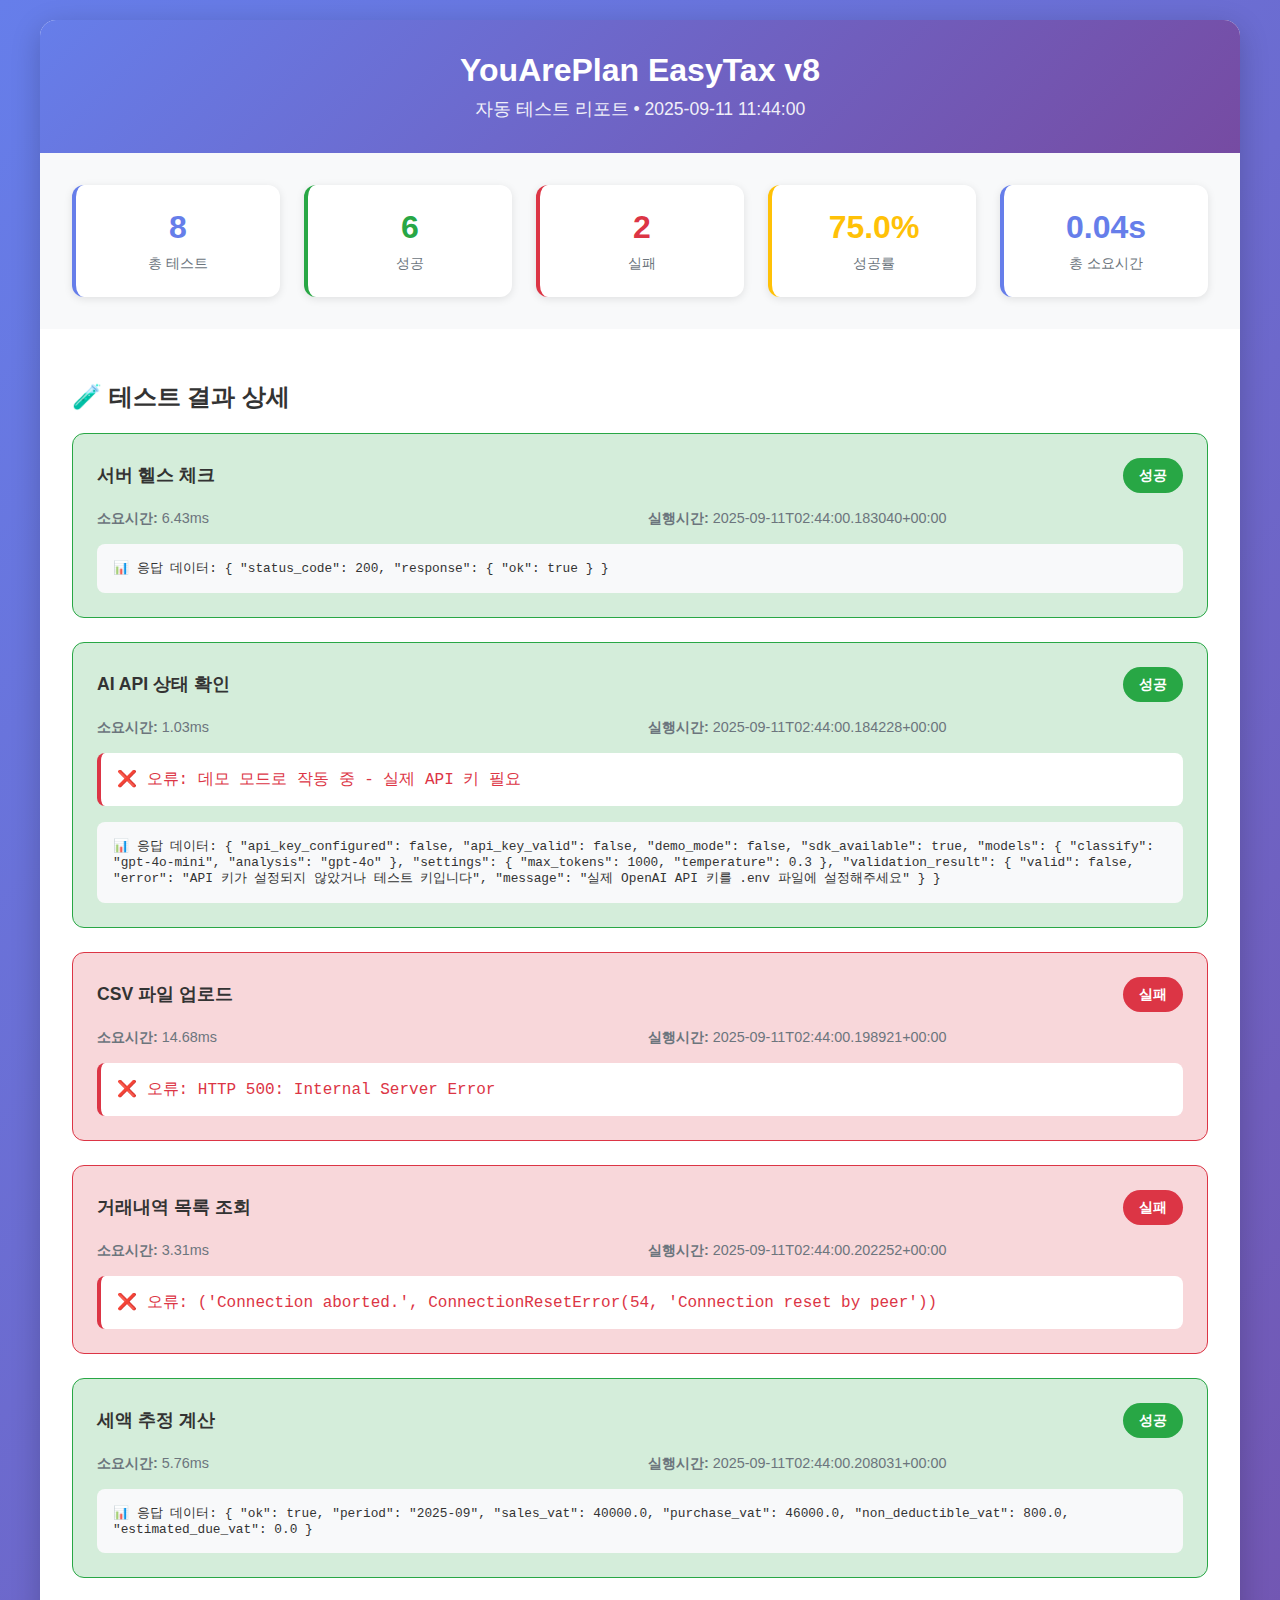
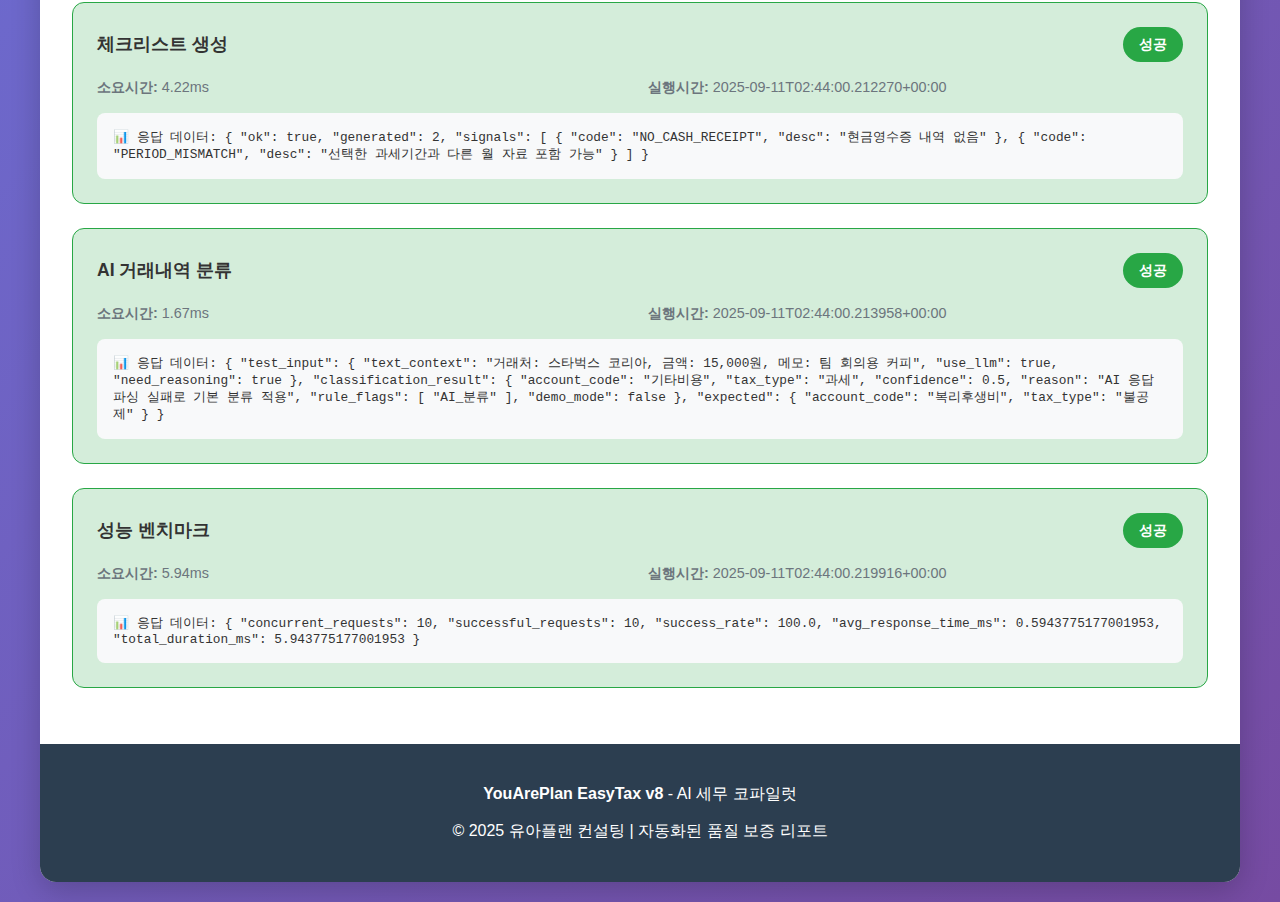
<file: reports/test_report_20250911_114400.html>
<!DOCTYPE html>
<html lang="ko">
<head>
    <meta charset="UTF-8">
    <meta name="viewport" content="width=device-width, initial-scale=1.0">
    <title>YouArePlan EasyTax v8 - 자동 테스트 리포트</title>
    <style>
        body {
            font-family: 'Noto Sans KR', sans-serif;
            margin: 0;
            padding: 20px;
            background: linear-gradient(135deg, #667eea 0%, #764ba2 100%);
            color: #333;
            min-height: 100vh;
        }
        .container {
            max-width: 1200px;
            margin: 0 auto;
            background: white;
            border-radius: 16px;
            box-shadow: 0 8px 30px rgba(0,0,0,0.2);
            overflow: hidden;
        }
        .header {
            background: linear-gradient(135deg, #667eea, #764ba2);
            color: white;
            padding: 2rem;
            text-align: center;
        }
        .header h1 {
            margin: 0;
            font-size: 2rem;
            font-weight: 700;
        }
        .header .subtitle {
            margin-top: 0.5rem;
            opacity: 0.9;
            font-size: 1.1rem;
        }
        .stats {
            padding: 2rem;
            background: #f8f9fa;
            display: grid;
            grid-template-columns: repeat(auto-fit, minmax(200px, 1fr));
            gap: 1.5rem;
        }
        .stat-card {
            background: white;
            padding: 1.5rem;
            border-radius: 12px;
            text-align: center;
            box-shadow: 0 2px 8px rgba(0,0,0,0.1);
            border-left: 4px solid #667eea;
        }
        .stat-number {
            font-size: 2rem;
            font-weight: bold;
            color: #667eea;
            margin-bottom: 0.5rem;
        }
        .stat-label {
            color: #6c757d;
            font-size: 0.9rem;
        }
        .success { border-left-color: #28a745; }
        .success .stat-number { color: #28a745; }
        .failure { border-left-color: #dc3545; }  
        .failure .stat-number { color: #dc3545; }
        .warning { border-left-color: #ffc107; }
        .warning .stat-number { color: #ffc107; }
        .tests {
            padding: 2rem;
        }
        .test-item {
            margin-bottom: 1.5rem;
            padding: 1.5rem;
            border-radius: 12px;
            border: 1px solid #dee2e6;
            transition: all 0.3s ease;
        }
        .test-item:hover {
            box-shadow: 0 4px 12px rgba(0,0,0,0.1);
        }
        .test-pass {
            background: #d4edda;
            border-color: #28a745;
        }
        .test-fail {
            background: #f8d7da;
            border-color: #dc3545;
        }
        .test-skip {
            background: #fff3cd;
            border-color: #ffc107;
        }
        .test-header {
            display: flex;
            justify-content: space-between;
            align-items: center;
            margin-bottom: 1rem;
        }
        .test-name {
            font-weight: 600;
            font-size: 1.1rem;
        }
        .test-status {
            padding: 0.5rem 1rem;
            border-radius: 20px;
            font-weight: 600;
            font-size: 0.9rem;
        }
        .status-pass {
            background: #28a745;
            color: white;
        }
        .status-fail {
            background: #dc3545;
            color: white;
        }
        .status-skip {
            background: #ffc107;
            color: #212529;
        }
        .test-details {
            display: grid;
            grid-template-columns: 1fr 1fr;
            gap: 1rem;
            margin-top: 1rem;
            font-size: 0.9rem;
            color: #6c757d;
        }
        .error-message {
            background: #fff;
            padding: 1rem;
            border-radius: 8px;
            font-family: 'Courier New', monospace;
            color: #dc3545;
            margin-top: 1rem;
            white-space: pre-wrap;
            border-left: 4px solid #dc3545;
        }
        .response-data {
            background: #f8f9fa;
            padding: 1rem;
            border-radius: 8px;
            font-family: 'Courier New', monospace;
            margin-top: 1rem;
            font-size: 0.8rem;
            max-height: 300px;
            overflow-y: auto;
        }
        .footer {
            background: #2c3e50;
            color: white;
            padding: 1.5rem;
            text-align: center;
        }
        @media (max-width: 768px) {
            .stats {
                grid-template-columns: 1fr;
            }
            .test-details {
                grid-template-columns: 1fr;
            }
        }
    </style>
</head>
<body>
    <div class="container">
        <div class="header">
            <h1>YouArePlan EasyTax v8</h1>
            <div class="subtitle">자동 테스트 리포트 • 2025-09-11 11:44:00</div>
        </div>
        
        <div class="stats">
            <div class="stat-card">
                <div class="stat-number">8</div>
                <div class="stat-label">총 테스트</div>
            </div>
            <div class="stat-card success">
                <div class="stat-number">6</div>
                <div class="stat-label">성공</div>
            </div>
            <div class="stat-card failure">
                <div class="stat-number">2</div>
                <div class="stat-label">실패</div>
            </div>
            <div class="stat-card warning">
                <div class="stat-number">75.0%</div>
                <div class="stat-label">성공률</div>
            </div>
            <div class="stat-card">
                <div class="stat-number">0.04s</div>
                <div class="stat-label">총 소요시간</div>
            </div>
        </div>
        
        <div class="tests">
            <h2>🧪 테스트 결과 상세</h2>
        
            <div class="test-item test-pass">
                <div class="test-header">
                    <div class="test-name">서버 헬스 체크</div>
                    <div class="test-status status-pass">성공</div>
                </div>
                <div class="test-details">
                    <div><strong>소요시간:</strong> 6.43ms</div>
                    <div><strong>실행시간:</strong> 2025-09-11T02:44:00.183040+00:00</div>
                </div>
            <div class="response-data">📊 응답 데이터:
{
  "status_code": 200,
  "response": {
    "ok": true
  }
}</div></div>
            <div class="test-item test-pass">
                <div class="test-header">
                    <div class="test-name">AI API 상태 확인</div>
                    <div class="test-status status-pass">성공</div>
                </div>
                <div class="test-details">
                    <div><strong>소요시간:</strong> 1.03ms</div>
                    <div><strong>실행시간:</strong> 2025-09-11T02:44:00.184228+00:00</div>
                </div>
            <div class="error-message">❌ 오류: 데모 모드로 작동 중 - 실제 API 키 필요</div><div class="response-data">📊 응답 데이터:
{
  "api_key_configured": false,
  "api_key_valid": false,
  "demo_mode": false,
  "sdk_available": true,
  "models": {
    "classify": "gpt-4o-mini",
    "analysis": "gpt-4o"
  },
  "settings": {
    "max_tokens": 1000,
    "temperature": 0.3
  },
  "validation_result": {
    "valid": false,
    "error": "API 키가 설정되지 않았거나 테스트 키입니다",
    "message": "실제 OpenAI API 키를 .env 파일에 설정해주세요"
  }
}</div></div>
            <div class="test-item test-fail">
                <div class="test-header">
                    <div class="test-name">CSV 파일 업로드</div>
                    <div class="test-status status-fail">실패</div>
                </div>
                <div class="test-details">
                    <div><strong>소요시간:</strong> 14.68ms</div>
                    <div><strong>실행시간:</strong> 2025-09-11T02:44:00.198921+00:00</div>
                </div>
            <div class="error-message">❌ 오류: HTTP 500: Internal Server Error</div></div>
            <div class="test-item test-fail">
                <div class="test-header">
                    <div class="test-name">거래내역 목록 조회</div>
                    <div class="test-status status-fail">실패</div>
                </div>
                <div class="test-details">
                    <div><strong>소요시간:</strong> 3.31ms</div>
                    <div><strong>실행시간:</strong> 2025-09-11T02:44:00.202252+00:00</div>
                </div>
            <div class="error-message">❌ 오류: ('Connection aborted.', ConnectionResetError(54, 'Connection reset by peer'))</div></div>
            <div class="test-item test-pass">
                <div class="test-header">
                    <div class="test-name">세액 추정 계산</div>
                    <div class="test-status status-pass">성공</div>
                </div>
                <div class="test-details">
                    <div><strong>소요시간:</strong> 5.76ms</div>
                    <div><strong>실행시간:</strong> 2025-09-11T02:44:00.208031+00:00</div>
                </div>
            <div class="response-data">📊 응답 데이터:
{
  "ok": true,
  "period": "2025-09",
  "sales_vat": 40000.0,
  "purchase_vat": 46000.0,
  "non_deductible_vat": 800.0,
  "estimated_due_vat": 0.0
}</div></div>
            <div class="test-item test-pass">
                <div class="test-header">
                    <div class="test-name">체크리스트 생성</div>
                    <div class="test-status status-pass">성공</div>
                </div>
                <div class="test-details">
                    <div><strong>소요시간:</strong> 4.22ms</div>
                    <div><strong>실행시간:</strong> 2025-09-11T02:44:00.212270+00:00</div>
                </div>
            <div class="response-data">📊 응답 데이터:
{
  "ok": true,
  "generated": 2,
  "signals": [
    {
      "code": "NO_CASH_RECEIPT",
      "desc": "현금영수증 내역 없음"
    },
    {
      "code": "PERIOD_MISMATCH",
      "desc": "선택한 과세기간과 다른 월 자료 포함 가능"
    }
  ]
}</div></div>
            <div class="test-item test-pass">
                <div class="test-header">
                    <div class="test-name">AI 거래내역 분류</div>
                    <div class="test-status status-pass">성공</div>
                </div>
                <div class="test-details">
                    <div><strong>소요시간:</strong> 1.67ms</div>
                    <div><strong>실행시간:</strong> 2025-09-11T02:44:00.213958+00:00</div>
                </div>
            <div class="response-data">📊 응답 데이터:
{
  "test_input": {
    "text_context": "거래처: 스타벅스 코리아, 금액: 15,000원, 메모: 팀 회의용 커피",
    "use_llm": true,
    "need_reasoning": true
  },
  "classification_result": {
    "account_code": "기타비용",
    "tax_type": "과세",
    "confidence": 0.5,
    "reason": "AI 응답 파싱 실패로 기본 분류 적용",
    "rule_flags": [
      "AI_분류"
    ],
    "demo_mode": false
  },
  "expected": {
    "account_code": "복리후생비",
    "tax_type": "불공제"
  }
}</div></div>
            <div class="test-item test-pass">
                <div class="test-header">
                    <div class="test-name">성능 벤치마크</div>
                    <div class="test-status status-pass">성공</div>
                </div>
                <div class="test-details">
                    <div><strong>소요시간:</strong> 5.94ms</div>
                    <div><strong>실행시간:</strong> 2025-09-11T02:44:00.219916+00:00</div>
                </div>
            <div class="response-data">📊 응답 데이터:
{
  "concurrent_requests": 10,
  "successful_requests": 10,
  "success_rate": 100.0,
  "avg_response_time_ms": 0.5943775177001953,
  "total_duration_ms": 5.943775177001953
}</div></div>
        </div>
        
        <div class="footer">
            <p><strong>YouArePlan EasyTax v8</strong> - AI 세무 코파일럿</p>
            <p>© 2025 유아플랜 컨설팅 | 자동화된 품질 보증 리포트</p>
        </div>
    </div>
</body>
</html>
</file>
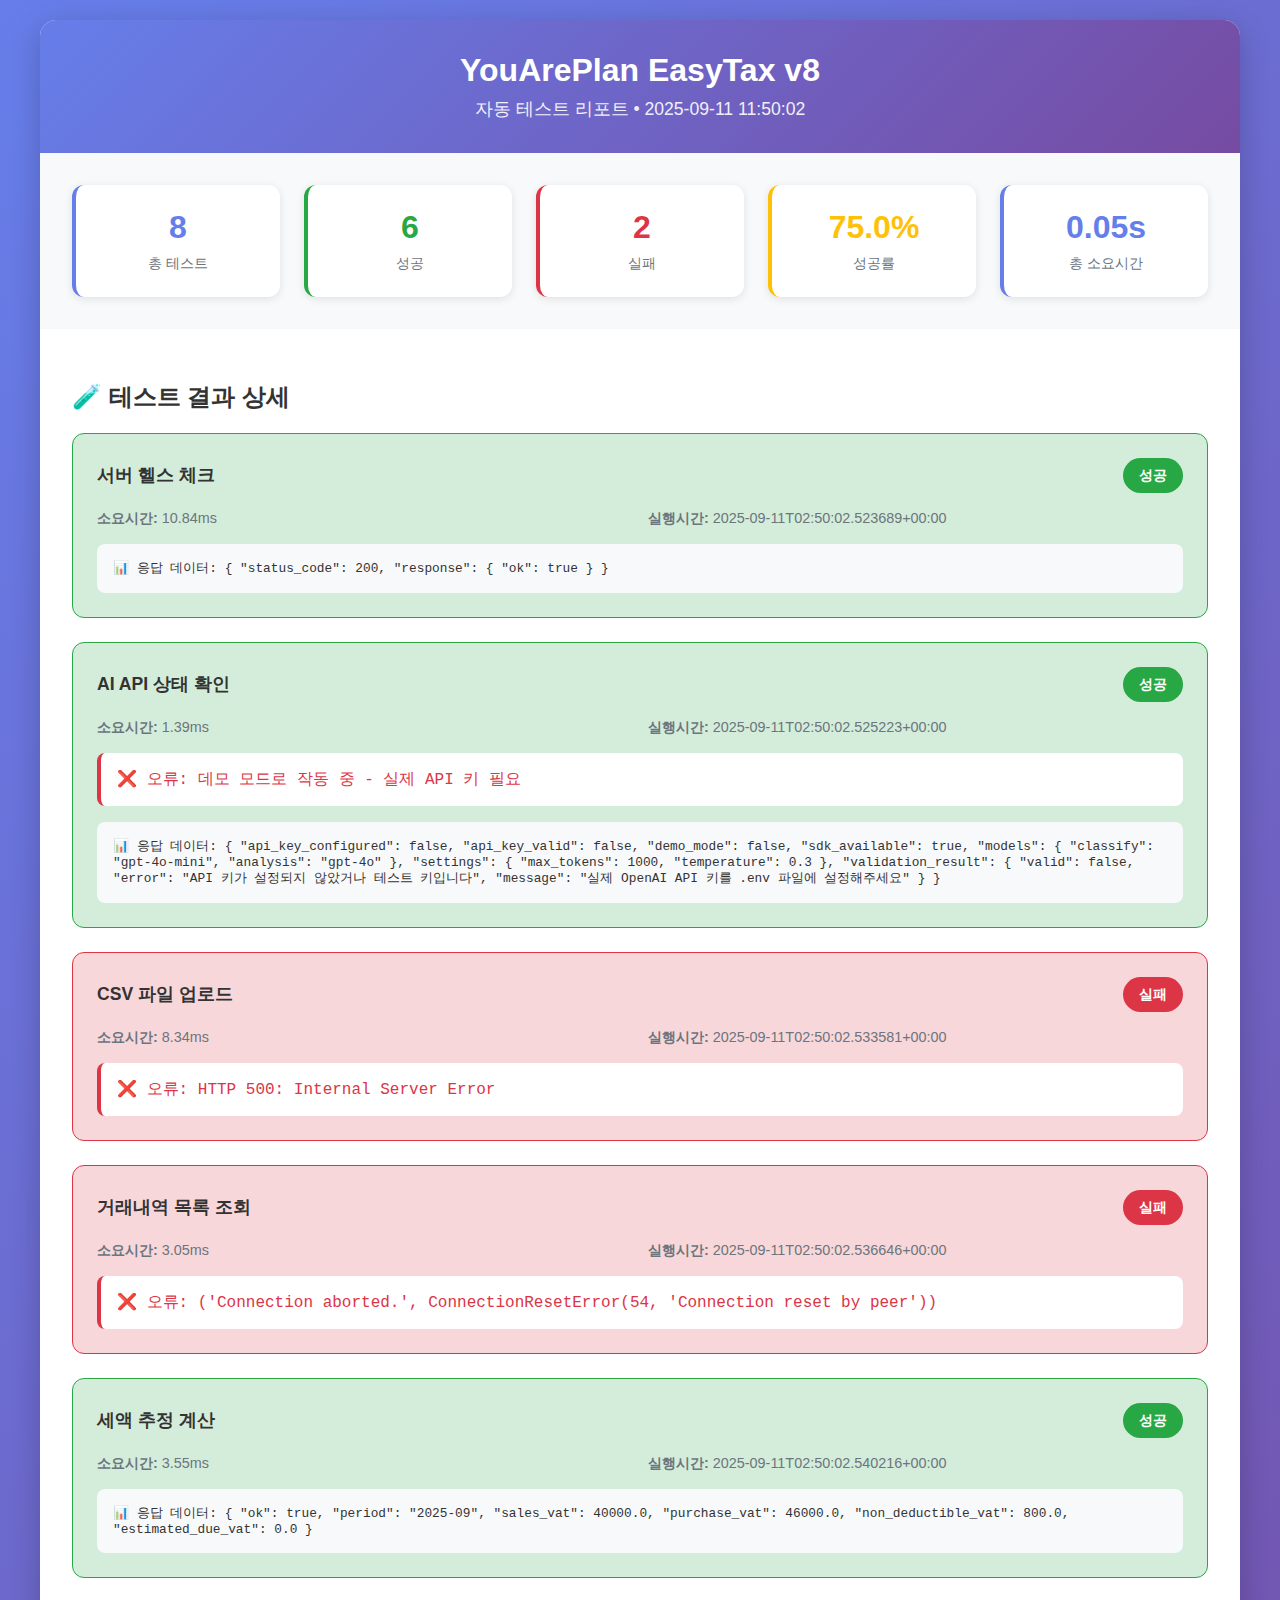
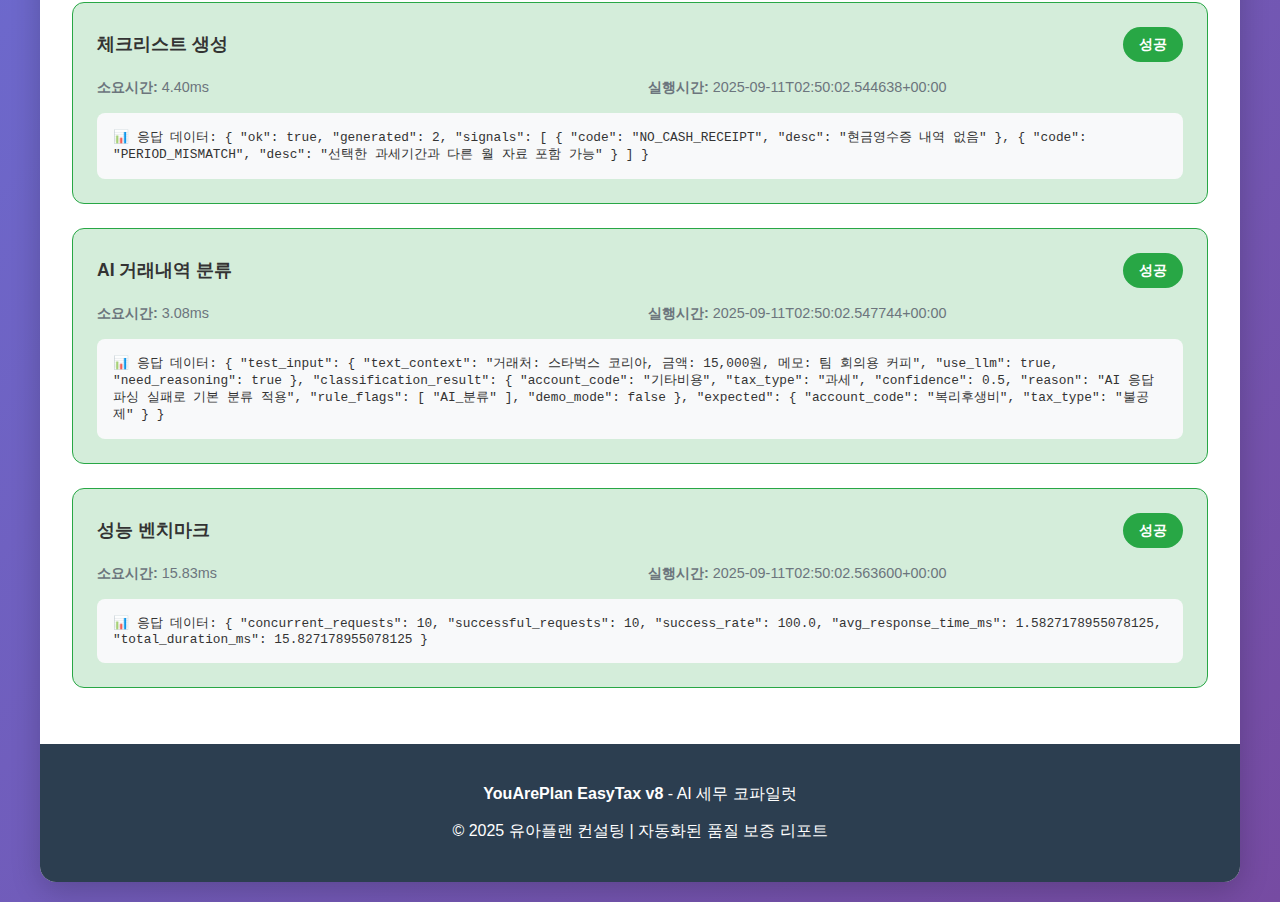
<file: reports/test_report_20250911_115002.html>
<!DOCTYPE html>
<html lang="ko">
<head>
    <meta charset="UTF-8">
    <meta name="viewport" content="width=device-width, initial-scale=1.0">
    <title>YouArePlan EasyTax v8 - 자동 테스트 리포트</title>
    <style>
        body {
            font-family: 'Noto Sans KR', sans-serif;
            margin: 0;
            padding: 20px;
            background: linear-gradient(135deg, #667eea 0%, #764ba2 100%);
            color: #333;
            min-height: 100vh;
        }
        .container {
            max-width: 1200px;
            margin: 0 auto;
            background: white;
            border-radius: 16px;
            box-shadow: 0 8px 30px rgba(0,0,0,0.2);
            overflow: hidden;
        }
        .header {
            background: linear-gradient(135deg, #667eea, #764ba2);
            color: white;
            padding: 2rem;
            text-align: center;
        }
        .header h1 {
            margin: 0;
            font-size: 2rem;
            font-weight: 700;
        }
        .header .subtitle {
            margin-top: 0.5rem;
            opacity: 0.9;
            font-size: 1.1rem;
        }
        .stats {
            padding: 2rem;
            background: #f8f9fa;
            display: grid;
            grid-template-columns: repeat(auto-fit, minmax(200px, 1fr));
            gap: 1.5rem;
        }
        .stat-card {
            background: white;
            padding: 1.5rem;
            border-radius: 12px;
            text-align: center;
            box-shadow: 0 2px 8px rgba(0,0,0,0.1);
            border-left: 4px solid #667eea;
        }
        .stat-number {
            font-size: 2rem;
            font-weight: bold;
            color: #667eea;
            margin-bottom: 0.5rem;
        }
        .stat-label {
            color: #6c757d;
            font-size: 0.9rem;
        }
        .success { border-left-color: #28a745; }
        .success .stat-number { color: #28a745; }
        .failure { border-left-color: #dc3545; }  
        .failure .stat-number { color: #dc3545; }
        .warning { border-left-color: #ffc107; }
        .warning .stat-number { color: #ffc107; }
        .tests {
            padding: 2rem;
        }
        .test-item {
            margin-bottom: 1.5rem;
            padding: 1.5rem;
            border-radius: 12px;
            border: 1px solid #dee2e6;
            transition: all 0.3s ease;
        }
        .test-item:hover {
            box-shadow: 0 4px 12px rgba(0,0,0,0.1);
        }
        .test-pass {
            background: #d4edda;
            border-color: #28a745;
        }
        .test-fail {
            background: #f8d7da;
            border-color: #dc3545;
        }
        .test-skip {
            background: #fff3cd;
            border-color: #ffc107;
        }
        .test-header {
            display: flex;
            justify-content: space-between;
            align-items: center;
            margin-bottom: 1rem;
        }
        .test-name {
            font-weight: 600;
            font-size: 1.1rem;
        }
        .test-status {
            padding: 0.5rem 1rem;
            border-radius: 20px;
            font-weight: 600;
            font-size: 0.9rem;
        }
        .status-pass {
            background: #28a745;
            color: white;
        }
        .status-fail {
            background: #dc3545;
            color: white;
        }
        .status-skip {
            background: #ffc107;
            color: #212529;
        }
        .test-details {
            display: grid;
            grid-template-columns: 1fr 1fr;
            gap: 1rem;
            margin-top: 1rem;
            font-size: 0.9rem;
            color: #6c757d;
        }
        .error-message {
            background: #fff;
            padding: 1rem;
            border-radius: 8px;
            font-family: 'Courier New', monospace;
            color: #dc3545;
            margin-top: 1rem;
            white-space: pre-wrap;
            border-left: 4px solid #dc3545;
        }
        .response-data {
            background: #f8f9fa;
            padding: 1rem;
            border-radius: 8px;
            font-family: 'Courier New', monospace;
            margin-top: 1rem;
            font-size: 0.8rem;
            max-height: 300px;
            overflow-y: auto;
        }
        .footer {
            background: #2c3e50;
            color: white;
            padding: 1.5rem;
            text-align: center;
        }
        @media (max-width: 768px) {
            .stats {
                grid-template-columns: 1fr;
            }
            .test-details {
                grid-template-columns: 1fr;
            }
        }
    </style>
</head>
<body>
    <div class="container">
        <div class="header">
            <h1>YouArePlan EasyTax v8</h1>
            <div class="subtitle">자동 테스트 리포트 • 2025-09-11 11:50:02</div>
        </div>
        
        <div class="stats">
            <div class="stat-card">
                <div class="stat-number">8</div>
                <div class="stat-label">총 테스트</div>
            </div>
            <div class="stat-card success">
                <div class="stat-number">6</div>
                <div class="stat-label">성공</div>
            </div>
            <div class="stat-card failure">
                <div class="stat-number">2</div>
                <div class="stat-label">실패</div>
            </div>
            <div class="stat-card warning">
                <div class="stat-number">75.0%</div>
                <div class="stat-label">성공률</div>
            </div>
            <div class="stat-card">
                <div class="stat-number">0.05s</div>
                <div class="stat-label">총 소요시간</div>
            </div>
        </div>
        
        <div class="tests">
            <h2>🧪 테스트 결과 상세</h2>
        
            <div class="test-item test-pass">
                <div class="test-header">
                    <div class="test-name">서버 헬스 체크</div>
                    <div class="test-status status-pass">성공</div>
                </div>
                <div class="test-details">
                    <div><strong>소요시간:</strong> 10.84ms</div>
                    <div><strong>실행시간:</strong> 2025-09-11T02:50:02.523689+00:00</div>
                </div>
            <div class="response-data">📊 응답 데이터:
{
  "status_code": 200,
  "response": {
    "ok": true
  }
}</div></div>
            <div class="test-item test-pass">
                <div class="test-header">
                    <div class="test-name">AI API 상태 확인</div>
                    <div class="test-status status-pass">성공</div>
                </div>
                <div class="test-details">
                    <div><strong>소요시간:</strong> 1.39ms</div>
                    <div><strong>실행시간:</strong> 2025-09-11T02:50:02.525223+00:00</div>
                </div>
            <div class="error-message">❌ 오류: 데모 모드로 작동 중 - 실제 API 키 필요</div><div class="response-data">📊 응답 데이터:
{
  "api_key_configured": false,
  "api_key_valid": false,
  "demo_mode": false,
  "sdk_available": true,
  "models": {
    "classify": "gpt-4o-mini",
    "analysis": "gpt-4o"
  },
  "settings": {
    "max_tokens": 1000,
    "temperature": 0.3
  },
  "validation_result": {
    "valid": false,
    "error": "API 키가 설정되지 않았거나 테스트 키입니다",
    "message": "실제 OpenAI API 키를 .env 파일에 설정해주세요"
  }
}</div></div>
            <div class="test-item test-fail">
                <div class="test-header">
                    <div class="test-name">CSV 파일 업로드</div>
                    <div class="test-status status-fail">실패</div>
                </div>
                <div class="test-details">
                    <div><strong>소요시간:</strong> 8.34ms</div>
                    <div><strong>실행시간:</strong> 2025-09-11T02:50:02.533581+00:00</div>
                </div>
            <div class="error-message">❌ 오류: HTTP 500: Internal Server Error</div></div>
            <div class="test-item test-fail">
                <div class="test-header">
                    <div class="test-name">거래내역 목록 조회</div>
                    <div class="test-status status-fail">실패</div>
                </div>
                <div class="test-details">
                    <div><strong>소요시간:</strong> 3.05ms</div>
                    <div><strong>실행시간:</strong> 2025-09-11T02:50:02.536646+00:00</div>
                </div>
            <div class="error-message">❌ 오류: ('Connection aborted.', ConnectionResetError(54, 'Connection reset by peer'))</div></div>
            <div class="test-item test-pass">
                <div class="test-header">
                    <div class="test-name">세액 추정 계산</div>
                    <div class="test-status status-pass">성공</div>
                </div>
                <div class="test-details">
                    <div><strong>소요시간:</strong> 3.55ms</div>
                    <div><strong>실행시간:</strong> 2025-09-11T02:50:02.540216+00:00</div>
                </div>
            <div class="response-data">📊 응답 데이터:
{
  "ok": true,
  "period": "2025-09",
  "sales_vat": 40000.0,
  "purchase_vat": 46000.0,
  "non_deductible_vat": 800.0,
  "estimated_due_vat": 0.0
}</div></div>
            <div class="test-item test-pass">
                <div class="test-header">
                    <div class="test-name">체크리스트 생성</div>
                    <div class="test-status status-pass">성공</div>
                </div>
                <div class="test-details">
                    <div><strong>소요시간:</strong> 4.40ms</div>
                    <div><strong>실행시간:</strong> 2025-09-11T02:50:02.544638+00:00</div>
                </div>
            <div class="response-data">📊 응답 데이터:
{
  "ok": true,
  "generated": 2,
  "signals": [
    {
      "code": "NO_CASH_RECEIPT",
      "desc": "현금영수증 내역 없음"
    },
    {
      "code": "PERIOD_MISMATCH",
      "desc": "선택한 과세기간과 다른 월 자료 포함 가능"
    }
  ]
}</div></div>
            <div class="test-item test-pass">
                <div class="test-header">
                    <div class="test-name">AI 거래내역 분류</div>
                    <div class="test-status status-pass">성공</div>
                </div>
                <div class="test-details">
                    <div><strong>소요시간:</strong> 3.08ms</div>
                    <div><strong>실행시간:</strong> 2025-09-11T02:50:02.547744+00:00</div>
                </div>
            <div class="response-data">📊 응답 데이터:
{
  "test_input": {
    "text_context": "거래처: 스타벅스 코리아, 금액: 15,000원, 메모: 팀 회의용 커피",
    "use_llm": true,
    "need_reasoning": true
  },
  "classification_result": {
    "account_code": "기타비용",
    "tax_type": "과세",
    "confidence": 0.5,
    "reason": "AI 응답 파싱 실패로 기본 분류 적용",
    "rule_flags": [
      "AI_분류"
    ],
    "demo_mode": false
  },
  "expected": {
    "account_code": "복리후생비",
    "tax_type": "불공제"
  }
}</div></div>
            <div class="test-item test-pass">
                <div class="test-header">
                    <div class="test-name">성능 벤치마크</div>
                    <div class="test-status status-pass">성공</div>
                </div>
                <div class="test-details">
                    <div><strong>소요시간:</strong> 15.83ms</div>
                    <div><strong>실행시간:</strong> 2025-09-11T02:50:02.563600+00:00</div>
                </div>
            <div class="response-data">📊 응답 데이터:
{
  "concurrent_requests": 10,
  "successful_requests": 10,
  "success_rate": 100.0,
  "avg_response_time_ms": 1.5827178955078125,
  "total_duration_ms": 15.827178955078125
}</div></div>
        </div>
        
        <div class="footer">
            <p><strong>YouArePlan EasyTax v8</strong> - AI 세무 코파일럿</p>
            <p>© 2025 유아플랜 컨설팅 | 자동화된 품질 보증 리포트</p>
        </div>
    </div>
</body>
</html>
</file>
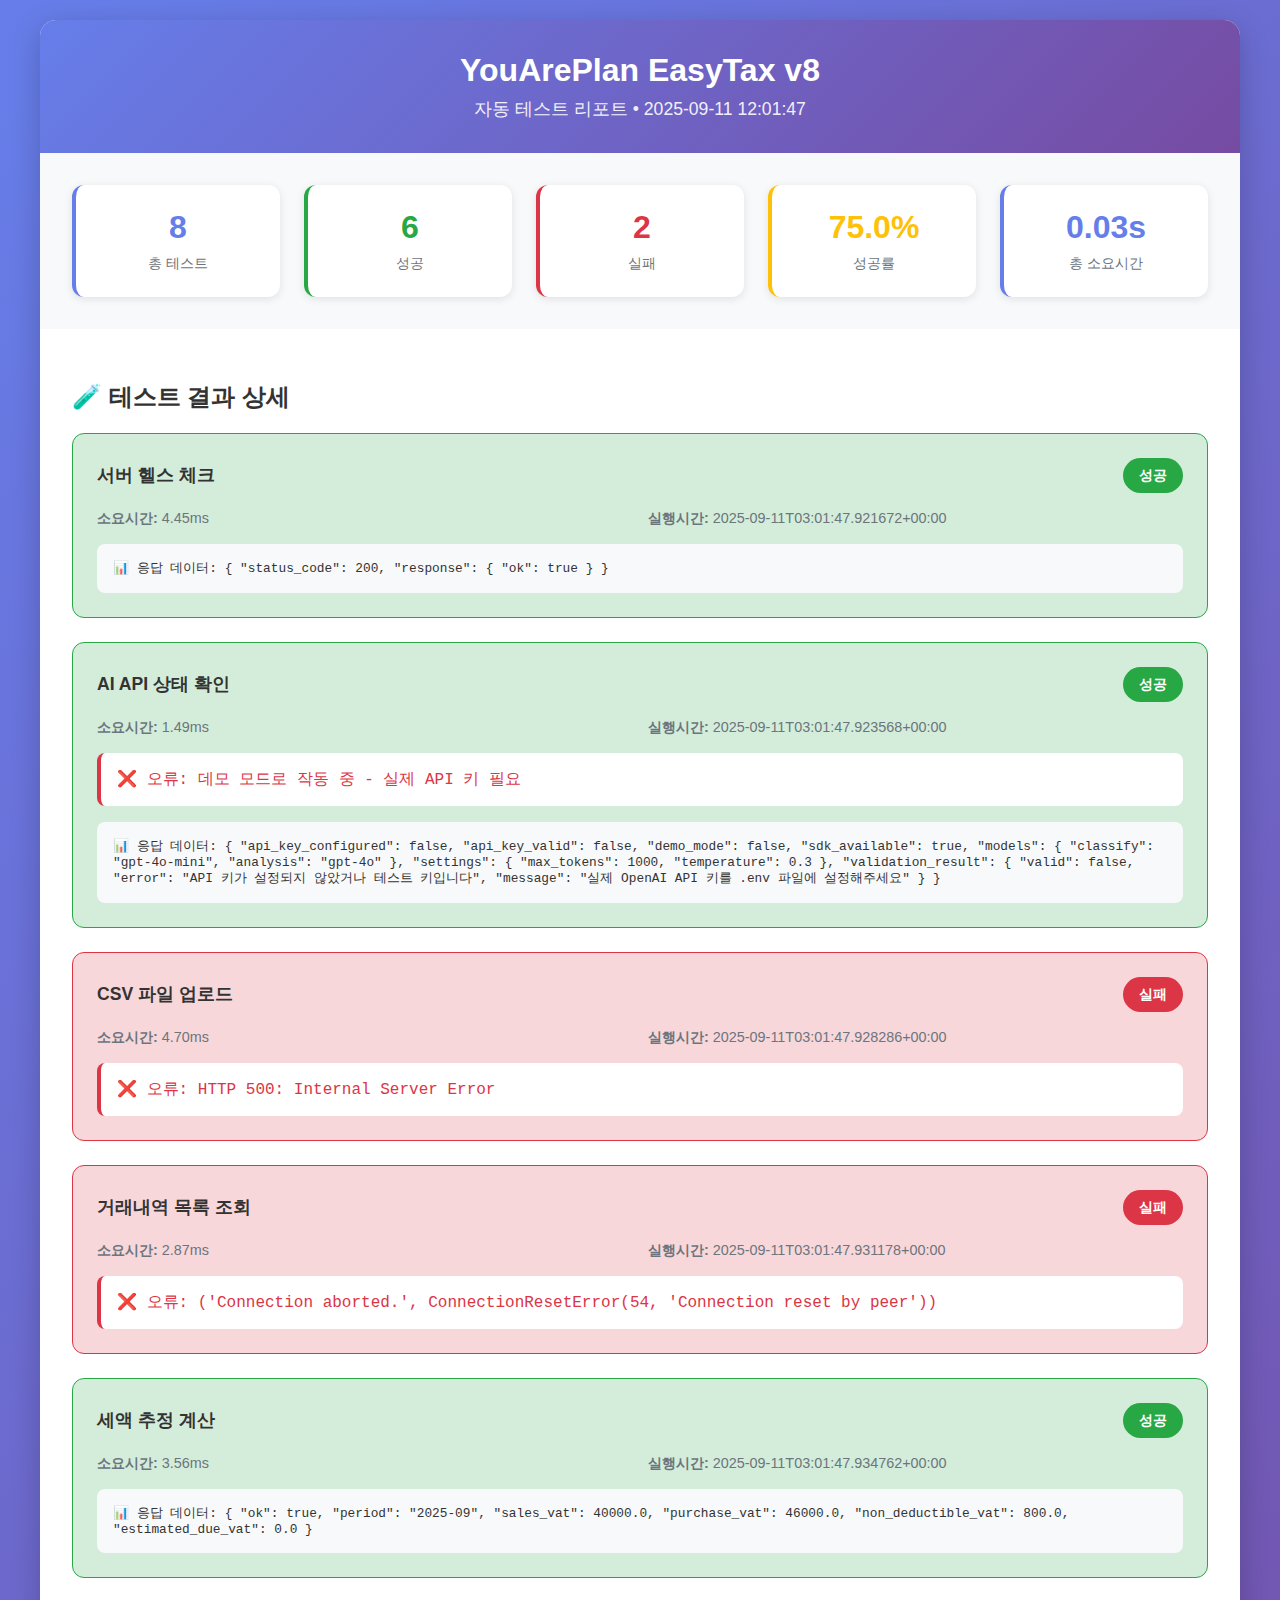
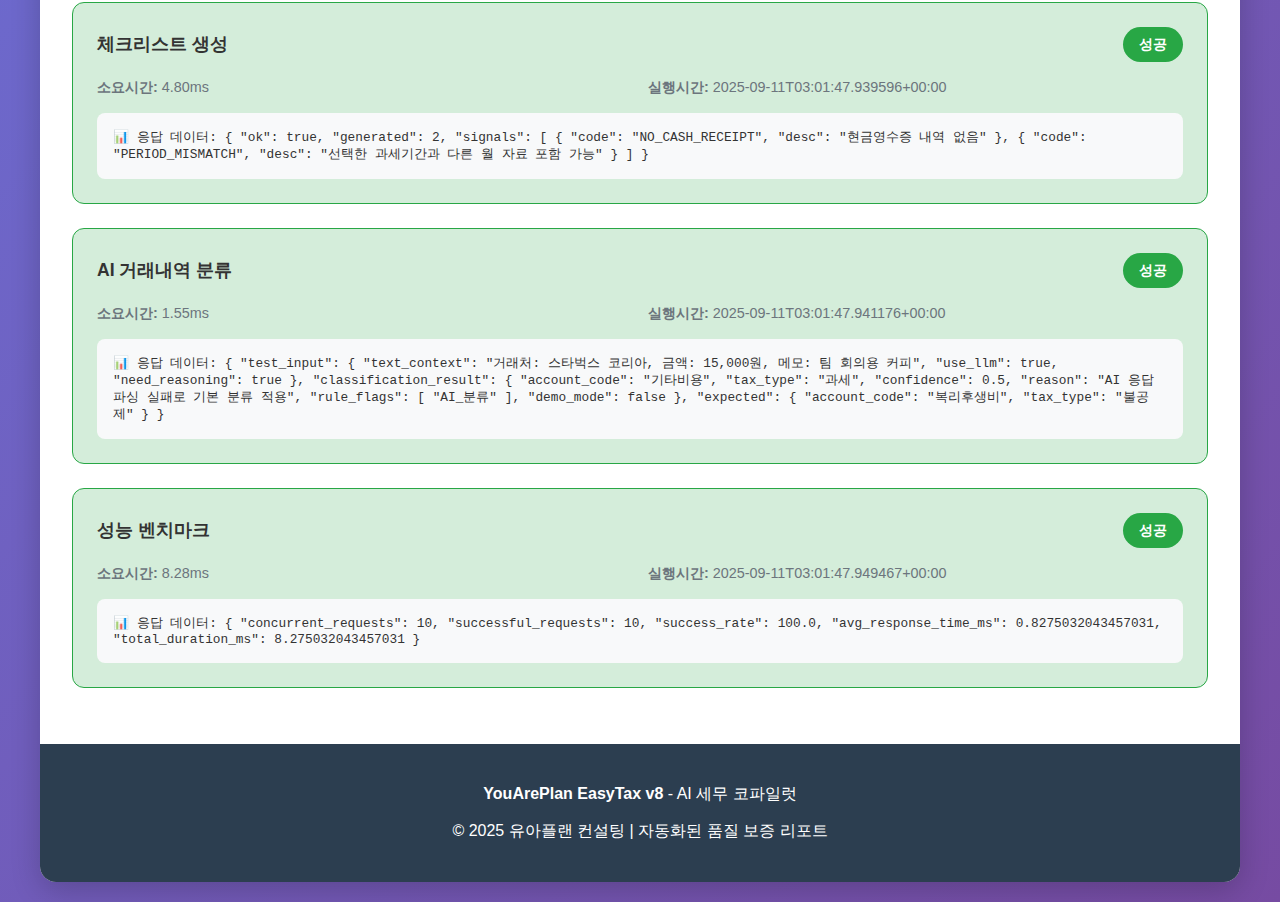
<file: reports/test_report_20250911_120147.html>
<!DOCTYPE html>
<html lang="ko">
<head>
    <meta charset="UTF-8">
    <meta name="viewport" content="width=device-width, initial-scale=1.0">
    <title>YouArePlan EasyTax v8 - 자동 테스트 리포트</title>
    <style>
        body {
            font-family: 'Noto Sans KR', sans-serif;
            margin: 0;
            padding: 20px;
            background: linear-gradient(135deg, #667eea 0%, #764ba2 100%);
            color: #333;
            min-height: 100vh;
        }
        .container {
            max-width: 1200px;
            margin: 0 auto;
            background: white;
            border-radius: 16px;
            box-shadow: 0 8px 30px rgba(0,0,0,0.2);
            overflow: hidden;
        }
        .header {
            background: linear-gradient(135deg, #667eea, #764ba2);
            color: white;
            padding: 2rem;
            text-align: center;
        }
        .header h1 {
            margin: 0;
            font-size: 2rem;
            font-weight: 700;
        }
        .header .subtitle {
            margin-top: 0.5rem;
            opacity: 0.9;
            font-size: 1.1rem;
        }
        .stats {
            padding: 2rem;
            background: #f8f9fa;
            display: grid;
            grid-template-columns: repeat(auto-fit, minmax(200px, 1fr));
            gap: 1.5rem;
        }
        .stat-card {
            background: white;
            padding: 1.5rem;
            border-radius: 12px;
            text-align: center;
            box-shadow: 0 2px 8px rgba(0,0,0,0.1);
            border-left: 4px solid #667eea;
        }
        .stat-number {
            font-size: 2rem;
            font-weight: bold;
            color: #667eea;
            margin-bottom: 0.5rem;
        }
        .stat-label {
            color: #6c757d;
            font-size: 0.9rem;
        }
        .success { border-left-color: #28a745; }
        .success .stat-number { color: #28a745; }
        .failure { border-left-color: #dc3545; }  
        .failure .stat-number { color: #dc3545; }
        .warning { border-left-color: #ffc107; }
        .warning .stat-number { color: #ffc107; }
        .tests {
            padding: 2rem;
        }
        .test-item {
            margin-bottom: 1.5rem;
            padding: 1.5rem;
            border-radius: 12px;
            border: 1px solid #dee2e6;
            transition: all 0.3s ease;
        }
        .test-item:hover {
            box-shadow: 0 4px 12px rgba(0,0,0,0.1);
        }
        .test-pass {
            background: #d4edda;
            border-color: #28a745;
        }
        .test-fail {
            background: #f8d7da;
            border-color: #dc3545;
        }
        .test-skip {
            background: #fff3cd;
            border-color: #ffc107;
        }
        .test-header {
            display: flex;
            justify-content: space-between;
            align-items: center;
            margin-bottom: 1rem;
        }
        .test-name {
            font-weight: 600;
            font-size: 1.1rem;
        }
        .test-status {
            padding: 0.5rem 1rem;
            border-radius: 20px;
            font-weight: 600;
            font-size: 0.9rem;
        }
        .status-pass {
            background: #28a745;
            color: white;
        }
        .status-fail {
            background: #dc3545;
            color: white;
        }
        .status-skip {
            background: #ffc107;
            color: #212529;
        }
        .test-details {
            display: grid;
            grid-template-columns: 1fr 1fr;
            gap: 1rem;
            margin-top: 1rem;
            font-size: 0.9rem;
            color: #6c757d;
        }
        .error-message {
            background: #fff;
            padding: 1rem;
            border-radius: 8px;
            font-family: 'Courier New', monospace;
            color: #dc3545;
            margin-top: 1rem;
            white-space: pre-wrap;
            border-left: 4px solid #dc3545;
        }
        .response-data {
            background: #f8f9fa;
            padding: 1rem;
            border-radius: 8px;
            font-family: 'Courier New', monospace;
            margin-top: 1rem;
            font-size: 0.8rem;
            max-height: 300px;
            overflow-y: auto;
        }
        .footer {
            background: #2c3e50;
            color: white;
            padding: 1.5rem;
            text-align: center;
        }
        @media (max-width: 768px) {
            .stats {
                grid-template-columns: 1fr;
            }
            .test-details {
                grid-template-columns: 1fr;
            }
        }
    </style>
</head>
<body>
    <div class="container">
        <div class="header">
            <h1>YouArePlan EasyTax v8</h1>
            <div class="subtitle">자동 테스트 리포트 • 2025-09-11 12:01:47</div>
        </div>
        
        <div class="stats">
            <div class="stat-card">
                <div class="stat-number">8</div>
                <div class="stat-label">총 테스트</div>
            </div>
            <div class="stat-card success">
                <div class="stat-number">6</div>
                <div class="stat-label">성공</div>
            </div>
            <div class="stat-card failure">
                <div class="stat-number">2</div>
                <div class="stat-label">실패</div>
            </div>
            <div class="stat-card warning">
                <div class="stat-number">75.0%</div>
                <div class="stat-label">성공률</div>
            </div>
            <div class="stat-card">
                <div class="stat-number">0.03s</div>
                <div class="stat-label">총 소요시간</div>
            </div>
        </div>
        
        <div class="tests">
            <h2>🧪 테스트 결과 상세</h2>
        
            <div class="test-item test-pass">
                <div class="test-header">
                    <div class="test-name">서버 헬스 체크</div>
                    <div class="test-status status-pass">성공</div>
                </div>
                <div class="test-details">
                    <div><strong>소요시간:</strong> 4.45ms</div>
                    <div><strong>실행시간:</strong> 2025-09-11T03:01:47.921672+00:00</div>
                </div>
            <div class="response-data">📊 응답 데이터:
{
  "status_code": 200,
  "response": {
    "ok": true
  }
}</div></div>
            <div class="test-item test-pass">
                <div class="test-header">
                    <div class="test-name">AI API 상태 확인</div>
                    <div class="test-status status-pass">성공</div>
                </div>
                <div class="test-details">
                    <div><strong>소요시간:</strong> 1.49ms</div>
                    <div><strong>실행시간:</strong> 2025-09-11T03:01:47.923568+00:00</div>
                </div>
            <div class="error-message">❌ 오류: 데모 모드로 작동 중 - 실제 API 키 필요</div><div class="response-data">📊 응답 데이터:
{
  "api_key_configured": false,
  "api_key_valid": false,
  "demo_mode": false,
  "sdk_available": true,
  "models": {
    "classify": "gpt-4o-mini",
    "analysis": "gpt-4o"
  },
  "settings": {
    "max_tokens": 1000,
    "temperature": 0.3
  },
  "validation_result": {
    "valid": false,
    "error": "API 키가 설정되지 않았거나 테스트 키입니다",
    "message": "실제 OpenAI API 키를 .env 파일에 설정해주세요"
  }
}</div></div>
            <div class="test-item test-fail">
                <div class="test-header">
                    <div class="test-name">CSV 파일 업로드</div>
                    <div class="test-status status-fail">실패</div>
                </div>
                <div class="test-details">
                    <div><strong>소요시간:</strong> 4.70ms</div>
                    <div><strong>실행시간:</strong> 2025-09-11T03:01:47.928286+00:00</div>
                </div>
            <div class="error-message">❌ 오류: HTTP 500: Internal Server Error</div></div>
            <div class="test-item test-fail">
                <div class="test-header">
                    <div class="test-name">거래내역 목록 조회</div>
                    <div class="test-status status-fail">실패</div>
                </div>
                <div class="test-details">
                    <div><strong>소요시간:</strong> 2.87ms</div>
                    <div><strong>실행시간:</strong> 2025-09-11T03:01:47.931178+00:00</div>
                </div>
            <div class="error-message">❌ 오류: ('Connection aborted.', ConnectionResetError(54, 'Connection reset by peer'))</div></div>
            <div class="test-item test-pass">
                <div class="test-header">
                    <div class="test-name">세액 추정 계산</div>
                    <div class="test-status status-pass">성공</div>
                </div>
                <div class="test-details">
                    <div><strong>소요시간:</strong> 3.56ms</div>
                    <div><strong>실행시간:</strong> 2025-09-11T03:01:47.934762+00:00</div>
                </div>
            <div class="response-data">📊 응답 데이터:
{
  "ok": true,
  "period": "2025-09",
  "sales_vat": 40000.0,
  "purchase_vat": 46000.0,
  "non_deductible_vat": 800.0,
  "estimated_due_vat": 0.0
}</div></div>
            <div class="test-item test-pass">
                <div class="test-header">
                    <div class="test-name">체크리스트 생성</div>
                    <div class="test-status status-pass">성공</div>
                </div>
                <div class="test-details">
                    <div><strong>소요시간:</strong> 4.80ms</div>
                    <div><strong>실행시간:</strong> 2025-09-11T03:01:47.939596+00:00</div>
                </div>
            <div class="response-data">📊 응답 데이터:
{
  "ok": true,
  "generated": 2,
  "signals": [
    {
      "code": "NO_CASH_RECEIPT",
      "desc": "현금영수증 내역 없음"
    },
    {
      "code": "PERIOD_MISMATCH",
      "desc": "선택한 과세기간과 다른 월 자료 포함 가능"
    }
  ]
}</div></div>
            <div class="test-item test-pass">
                <div class="test-header">
                    <div class="test-name">AI 거래내역 분류</div>
                    <div class="test-status status-pass">성공</div>
                </div>
                <div class="test-details">
                    <div><strong>소요시간:</strong> 1.55ms</div>
                    <div><strong>실행시간:</strong> 2025-09-11T03:01:47.941176+00:00</div>
                </div>
            <div class="response-data">📊 응답 데이터:
{
  "test_input": {
    "text_context": "거래처: 스타벅스 코리아, 금액: 15,000원, 메모: 팀 회의용 커피",
    "use_llm": true,
    "need_reasoning": true
  },
  "classification_result": {
    "account_code": "기타비용",
    "tax_type": "과세",
    "confidence": 0.5,
    "reason": "AI 응답 파싱 실패로 기본 분류 적용",
    "rule_flags": [
      "AI_분류"
    ],
    "demo_mode": false
  },
  "expected": {
    "account_code": "복리후생비",
    "tax_type": "불공제"
  }
}</div></div>
            <div class="test-item test-pass">
                <div class="test-header">
                    <div class="test-name">성능 벤치마크</div>
                    <div class="test-status status-pass">성공</div>
                </div>
                <div class="test-details">
                    <div><strong>소요시간:</strong> 8.28ms</div>
                    <div><strong>실행시간:</strong> 2025-09-11T03:01:47.949467+00:00</div>
                </div>
            <div class="response-data">📊 응답 데이터:
{
  "concurrent_requests": 10,
  "successful_requests": 10,
  "success_rate": 100.0,
  "avg_response_time_ms": 0.8275032043457031,
  "total_duration_ms": 8.275032043457031
}</div></div>
        </div>
        
        <div class="footer">
            <p><strong>YouArePlan EasyTax v8</strong> - AI 세무 코파일럿</p>
            <p>© 2025 유아플랜 컨설팅 | 자동화된 품질 보증 리포트</p>
        </div>
    </div>
</body>
</html>
</file>
